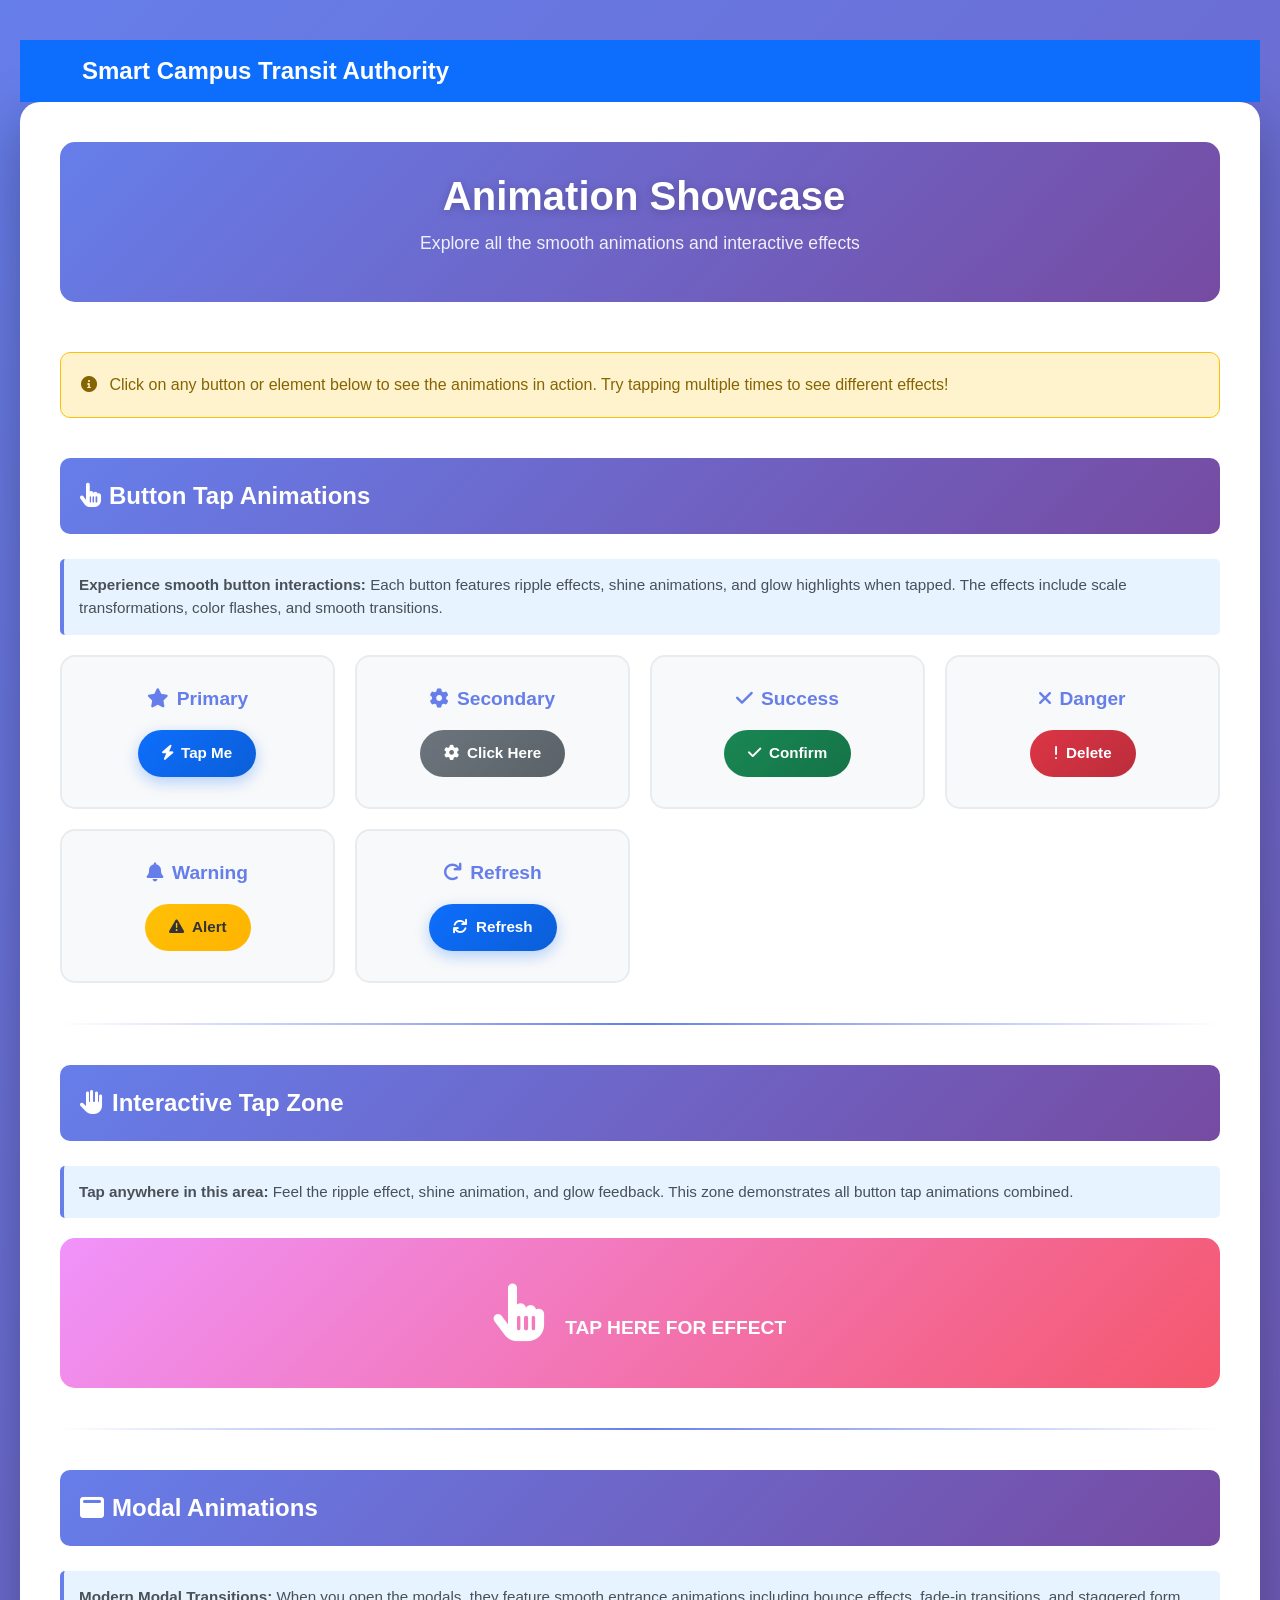
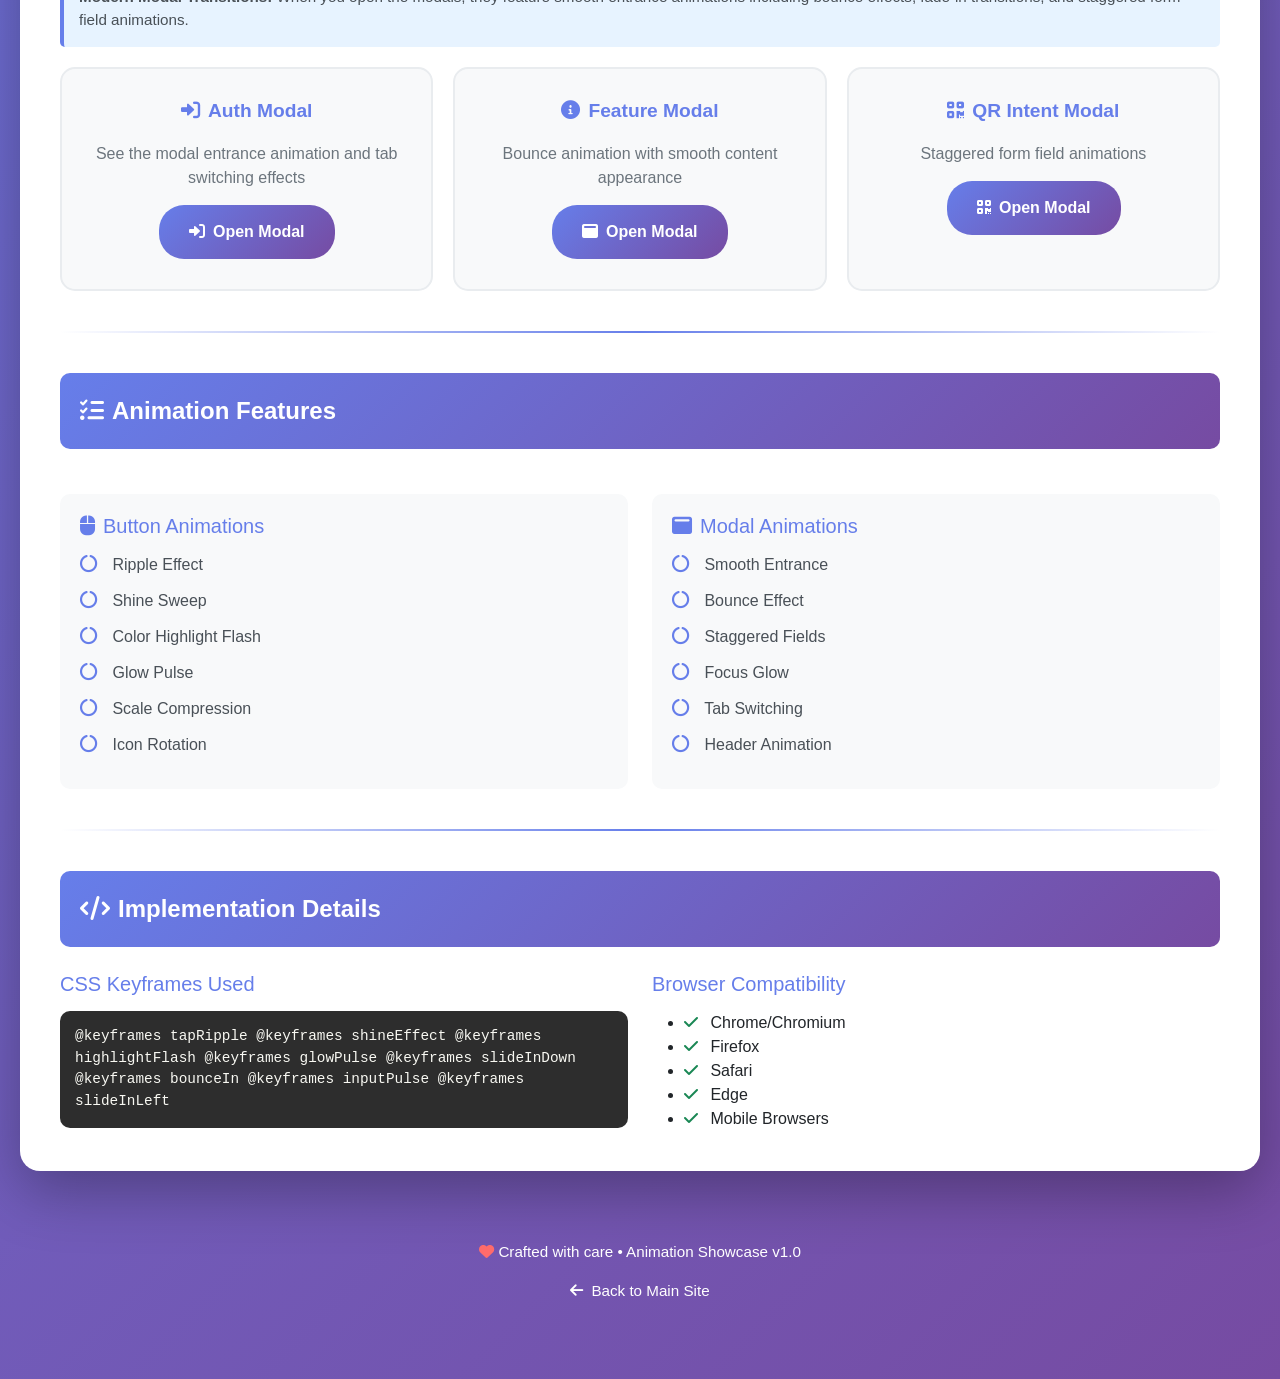
<file: animations-demo.html>
<!DOCTYPE html>
<html lang="en">
<head>
    <meta charset="UTF-8">
    <meta name="viewport" content="width=device-width, initial-scale=1.0">
    <title>Animation Showcase - Smart Campus Transit Authority</title>
    
    <!-- Bootstrap CSS -->
    <link href="https://cdn.jsdelivr.net/npm/bootstrap@5.3.0/dist/css/bootstrap.min.css" rel="stylesheet">
    <!-- Font Awesome -->
    <link rel="stylesheet" href="https://cdnjs.cloudflare.com/ajax/libs/font-awesome/6.0.0/css/all.min.css">
    <!-- Main Stylesheet -->
    <link rel="stylesheet" href="css/style.css">
    
    <style>
        body {
            background: linear-gradient(135deg, #667eea 0%, #764ba2 100%);
            min-height: 100vh;
            padding: 40px 20px;
        }

        .demo-container {
            background: white;
            border-radius: 20px;
            padding: 40px;
            margin-bottom: 40px;
            box-shadow: 0 20px 60px rgba(0, 0, 0, 0.3);
        }

        .demo-title {
            background: linear-gradient(135deg, #667eea 0%, #764ba2 100%);
            color: white;
            padding: 30px;
            border-radius: 15px;
            text-align: center;
            margin-bottom: 50px;
        }

        .demo-title h1 {
            font-size: 2.5rem;
            font-weight: 700;
            margin: 0;
            text-shadow: 0 2px 10px rgba(0, 0, 0, 0.2);
        }

        .demo-title p {
            font-size: 1.1rem;
            margin-top: 10px;
            opacity: 0.9;
        }

        .section-header {
            background: linear-gradient(135deg, #667eea 0%, #764ba2 100%);
            color: white;
            padding: 20px;
            border-radius: 10px;
            margin-top: 40px;
            margin-bottom: 25px;
            font-size: 1.5rem;
            font-weight: 600;
        }

        .demo-grid {
            display: grid;
            grid-template-columns: repeat(auto-fit, minmax(250px, 1fr));
            gap: 20px;
            margin-bottom: 40px;
        }

        .demo-item {
            background: #f8f9fa;
            padding: 30px;
            border-radius: 15px;
            text-align: center;
            border: 2px solid #e9ecef;
            transition: all 0.3s ease;
        }

        .demo-item:hover {
            border-color: #667eea;
            box-shadow: 0 10px 30px rgba(102, 126, 234, 0.2);
        }

        .demo-item h3 {
            color: #667eea;
            font-weight: 600;
            margin-bottom: 20px;
            font-size: 1.2rem;
        }

        .button-showcase {
            display: flex;
            flex-direction: column;
            gap: 15px;
        }

        .button-row {
            display: flex;
            gap: 10px;
            flex-wrap: wrap;
            justify-content: center;
        }

        .showcase-btn {
            padding: 12px 24px;
            font-weight: 600;
            border-radius: 25px;
            border: none;
            cursor: pointer;
            transition: all 0.3s cubic-bezier(0.34, 1.56, 0.64, 1);
            font-size: 0.95rem;
        }

        .showcase-btn-primary {
            background: linear-gradient(135deg, #0d6efd 0%, #0b5ed7 100%);
            color: white;
            box-shadow: 0 5px 15px rgba(13, 110, 253, 0.3);
        }

        .showcase-btn-secondary {
            background: linear-gradient(135deg, #6c757d 0%, #5a6268 100%);
            color: white;
        }

        .showcase-btn-success {
            background: linear-gradient(135deg, #198754 0%, #157347 100%);
            color: white;
        }

        .showcase-btn-danger {
            background: linear-gradient(135deg, #dc3545 0%, #bb2d3b 100%);
            color: white;
        }

        .showcase-btn-warning {
            background: linear-gradient(135deg, #ffc107 0%, #ffb300 100%);
            color: #333;
        }

        .showcase-btn:hover {
            transform: translateY(-2px);
            box-shadow: 0 8px 25px rgba(102, 126, 234, 0.4);
        }

        .showcase-btn:active {
            transform: translateY(0) scale(0.97);
        }

        .modal-demo-btn {
            background: linear-gradient(135deg, #667eea 0%, #764ba2 100%);
            color: white;
            padding: 15px 30px;
            border: none;
            border-radius: 25px;
            font-weight: 600;
            cursor: pointer;
            transition: all 0.3s ease;
            font-size: 1rem;
        }

        .modal-demo-btn:hover {
            transform: translateY(-3px);
            box-shadow: 0 10px 30px rgba(102, 126, 234, 0.4);
        }

        .feature-list {
            text-align: left;
            background: #f8f9fa;
            padding: 20px;
            border-radius: 10px;
            margin-top: 20px;
        }

        .feature-list li {
            margin-bottom: 12px;
            color: #495057;
            font-weight: 500;
        }

        .feature-list li i {
            color: #667eea;
            margin-right: 10px;
            font-size: 1.1rem;
        }

        .code-block {
            background: #2d2d2d;
            color: #f8f8f2;
            padding: 15px;
            border-radius: 10px;
            font-family: 'Courier New', monospace;
            font-size: 0.9rem;
            overflow-x: auto;
            margin-top: 15px;
            line-height: 1.5;
        }

        .animation-description {
            background: #e7f3ff;
            border-left: 4px solid #667eea;
            padding: 15px;
            border-radius: 5px;
            margin-bottom: 20px;
            font-size: 0.95rem;
            color: #495057;
        }

        .tap-demo-area {
            background: linear-gradient(135deg, #f093fb 0%, #f5576c 100%);
            padding: 40px;
            border-radius: 15px;
            color: white;
            text-align: center;
            margin: 20px 0;
            min-height: 150px;
            display: flex;
            align-items: center;
            justify-content: center;
            font-size: 1.2rem;
            font-weight: 600;
            cursor: pointer;
            user-select: none;
            transition: all 0.3s ease;
        }

        .tap-demo-area:active {
            transform: scale(0.98);
        }

        .instructions {
            background: #fff3cd;
            border: 1px solid #ffc107;
            border-radius: 10px;
            padding: 20px;
            margin-bottom: 30px;
            color: #856404;
            font-weight: 500;
        }

        .footer {
            text-align: center;
            color: white;
            margin-top: 50px;
            padding: 20px;
            font-size: 0.95rem;
        }

        .demo-divider {
            height: 2px;
            background: linear-gradient(to right, transparent, #667eea, transparent);
            margin: 40px 0;
        }

        @media (max-width: 768px) {
            .demo-container {
                padding: 20px;
            }

            .demo-title h1 {
                font-size: 1.8rem;
            }

            .section-header {
                font-size: 1.2rem;
                padding: 15px;
            }
        }
    </style>
</head>
<body>
    <!-- Navigation -->
    <nav class="navbar navbar-expand-lg navbar-dark bg-primary sticky-top">
        <div class="container">
            <a class="navbar-brand fw-bold" href="index.html" id="navBrand">
                Smart Campus Transit Authority
            </a>
        </div>
    </nav>

    <!-- Main Demo Container -->
    <div class="demo-container">
        <div class="demo-title">
            <h1><i class="fas fa-sparkles me-2"></i>Animation Showcase</h1>
            <p>Explore all the smooth animations and interactive effects</p>
        </div>

        <div class="instructions">
            <i class="fas fa-info-circle me-2"></i> 
            Click on any button or element below to see the animations in action. Try tapping multiple times to see different effects!
        </div>

        <!-- Button Animations Section -->
        <div class="section-header">
            <i class="fas fa-hand-pointer me-2"></i>Button Tap Animations
        </div>

        <div class="animation-description">
            <strong>Experience smooth button interactions:</strong> Each button features ripple effects, shine animations, and glow highlights when tapped. The effects include scale transformations, color flashes, and smooth transitions.
        </div>

        <div class="demo-grid">
            <div class="demo-item">
                <h3><i class="fas fa-star me-2"></i>Primary</h3>
                <button class="showcase-btn showcase-btn-primary" onclick="showFeedback(this)">
                    <i class="fas fa-bolt me-2"></i>Tap Me
                </button>
            </div>

            <div class="demo-item">
                <h3><i class="fas fa-cog me-2"></i>Secondary</h3>
                <button class="showcase-btn showcase-btn-secondary" onclick="showFeedback(this)">
                    <i class="fas fa-gear me-2"></i>Click Here
                </button>
            </div>

            <div class="demo-item">
                <h3><i class="fas fa-check me-2"></i>Success</h3>
                <button class="showcase-btn showcase-btn-success" onclick="showFeedback(this)">
                    <i class="fas fa-check me-2"></i>Confirm
                </button>
            </div>

            <div class="demo-item">
                <h3><i class="fas fa-times me-2"></i>Danger</h3>
                <button class="showcase-btn showcase-btn-danger" onclick="showFeedback(this)">
                    <i class="fas fa-exclamation me-2"></i>Delete
                </button>
            </div>

            <div class="demo-item">
                <h3><i class="fas fa-bell me-2"></i>Warning</h3>
                <button class="showcase-btn showcase-btn-warning" onclick="showFeedback(this)">
                    <i class="fas fa-warning me-2"></i>Alert
                </button>
            </div>

            <div class="demo-item">
                <h3><i class="fas fa-redo me-2"></i>Refresh</h3>
                <button class="showcase-btn showcase-btn-primary" onclick="rotateButton(this)">
                    <i class="fas fa-sync me-2"></i>Refresh
                </button>
            </div>
        </div>

        <div class="demo-divider"></div>

        <!-- Interactive Tap Zone -->
        <div class="section-header">
            <i class="fas fa-hand me-2"></i>Interactive Tap Zone
        </div>

        <div class="animation-description">
            <strong>Tap anywhere in this area:</strong> Feel the ripple effect, shine animation, and glow feedback. This zone demonstrates all button tap animations combined.
        </div>

        <div class="tap-demo-area" onclick="triggerTapAnimation(this)">
            <div>
                <i class="fas fa-hand-pointer fa-3x me-3"></i>
                <span>TAP HERE FOR EFFECT</span>
            </div>
        </div>

        <div class="demo-divider"></div>

        <!-- Modal Animation Showcase -->
        <div class="section-header">
            <i class="fas fa-window-maximize me-2"></i>Modal Animations
        </div>

        <div class="animation-description">
            <strong>Modern Modal Transitions:</strong> When you open the modals, they feature smooth entrance animations including bounce effects, fade-in transitions, and staggered form field animations.
        </div>

        <div class="demo-grid">
            <div class="demo-item">
                <h3><i class="fas fa-sign-in-alt me-2"></i>Auth Modal</h3>
                <p style="color: #6c757d; margin-bottom: 15px;">See the modal entrance animation and tab switching effects</p>
                <button class="modal-demo-btn" data-bs-toggle="modal" data-bs-target="#demoAuthModal">
                    <i class="fas fa-sign-in-alt me-2"></i>Open Modal
                </button>
            </div>

            <div class="demo-item">
                <h3><i class="fas fa-info-circle me-2"></i>Feature Modal</h3>
                <p style="color: #6c757d; margin-bottom: 15px;">Bounce animation with smooth content appearance</p>
                <button class="modal-demo-btn" data-bs-toggle="modal" data-bs-target="#demoFeatureModal">
                    <i class="fas fa-window-maximize me-2"></i>Open Modal
                </button>
            </div>

            <div class="demo-item">
                <h3><i class="fas fa-qrcode me-2"></i>QR Intent Modal</h3>
                <p style="color: #6c757d; margin-bottom: 15px;">Staggered form field animations</p>
                <button class="modal-demo-btn" data-bs-toggle="modal" data-bs-target="#demoQRModal">
                    <i class="fas fa-qrcode me-2"></i>Open Modal
                </button>
            </div>
        </div>

        <div class="demo-divider"></div>

        <!-- Animation Features List -->
        <div class="section-header">
            <i class="fas fa-list-check me-2"></i>Animation Features
        </div>

        <div class="row">
            <div class="col-md-6">
                <div class="feature-list">
                    <h5 style="color: #667eea; margin-bottom: 15px;"><i class="fas fa-mouse me-2"></i>Button Animations</h5>
                    <ul style="list-style: none; padding: 0; margin: 0;">
                        <li><i class="fas fa-circle-notch"></i> Ripple Effect</li>
                        <li><i class="fas fa-circle-notch"></i> Shine Sweep</li>
                        <li><i class="fas fa-circle-notch"></i> Color Highlight Flash</li>
                        <li><i class="fas fa-circle-notch"></i> Glow Pulse</li>
                        <li><i class="fas fa-circle-notch"></i> Scale Compression</li>
                        <li><i class="fas fa-circle-notch"></i> Icon Rotation</li>
                    </ul>
                </div>
            </div>

            <div class="col-md-6">
                <div class="feature-list">
                    <h5 style="color: #667eea; margin-bottom: 15px;"><i class="fas fa-window-maximize me-2"></i>Modal Animations</h5>
                    <ul style="list-style: none; padding: 0; margin: 0;">
                        <li><i class="fas fa-circle-notch"></i> Smooth Entrance</li>
                        <li><i class="fas fa-circle-notch"></i> Bounce Effect</li>
                        <li><i class="fas fa-circle-notch"></i> Staggered Fields</li>
                        <li><i class="fas fa-circle-notch"></i> Focus Glow</li>
                        <li><i class="fas fa-circle-notch"></i> Tab Switching</li>
                        <li><i class="fas fa-circle-notch"></i> Header Animation</li>
                    </ul>
                </div>
            </div>
        </div>

        <div class="demo-divider"></div>

        <!-- Technical Details -->
        <div class="section-header">
            <i class="fas fa-code me-2"></i>Implementation Details
        </div>

        <div class="row">
            <div class="col-md-6">
                <h5 style="color: #667eea; margin-bottom: 15px;">CSS Keyframes Used</h5>
                <div class="code-block">
@keyframes tapRipple
@keyframes shineEffect
@keyframes highlightFlash
@keyframes glowPulse
@keyframes slideInDown
@keyframes bounceIn
@keyframes inputPulse
@keyframes slideInLeft
                </div>
            </div>

            <div class="col-md-6">
                <h5 style="color: #667eea; margin-bottom: 15px;">Browser Compatibility</h5>
                <ul style="margin-bottom: 0;">
                    <li><i class="fas fa-check me-2" style="color: #198754;"></i> Chrome/Chromium</li>
                    <li><i class="fas fa-check me-2" style="color: #198754;"></i> Firefox</li>
                    <li><i class="fas fa-check me-2" style="color: #198754;"></i> Safari</li>
                    <li><i class="fas fa-check me-2" style="color: #198754;"></i> Edge</li>
                    <li><i class="fas fa-check me-2" style="color: #198754;"></i> Mobile Browsers</li>
                </ul>
            </div>
        </div>
    </div>

    <!-- Demo Auth Modal -->
    <div class="modal fade" id="demoAuthModal" tabindex="-1">
        <div class="modal-dialog modal-lg">
            <div class="modal-content">
                <div class="modal-header border-0">
                    <div class="w-100 text-center">
                        <h3 class="modal-title text-primary">
                            Smart Campus Transit Authority
                        </h3>
                        <p class="text-muted mb-0">Real-time Public Transport Tracking</p>
                    </div>
                </div>
                <div class="modal-body p-4">
                    <ul class="nav nav-pills nav-justified mb-4" id="demoAuthTabs">
                        <li class="nav-item">
                            <a class="nav-link active" href="#" onclick="return false;">
                                <i class="fas fa-sign-in-alt me-2"></i>Login
                            </a>
                        </li>
                        <li class="nav-item">
                            <a class="nav-link" href="#" onclick="return false;">
                                <i class="fas fa-user-plus me-2"></i>Register
                            </a>
                        </li>
                    </ul>
                    <form>
                        <div class="mb-3">
                            <label class="form-label">Email Address</label>
                            <input type="email" class="form-control" placeholder="Enter your email">
                        </div>
                        <div class="mb-3">
                            <label class="form-label">Password</label>
                            <input type="password" class="form-control" placeholder="Enter your password">
                        </div>
                        <button type="button" class="btn btn-primary w-100">
                            <i class="fas fa-sign-in-alt me-2"></i>Login
                        </button>
                    </form>
                </div>
            </div>
        </div>
    </div>

    <!-- Demo Feature Modal -->
    <div class="modal fade" id="demoFeatureModal" tabindex="-1">
        <div class="modal-dialog modal-lg">
            <div class="modal-content">
                <div class="modal-header border-0">
                    <h5 class="modal-title">Feature Overview</h5>
                    <button type="button" class="btn-close" data-bs-dismiss="modal"></button>
                </div>
                <div class="modal-body p-4">
                    <h6 class="text-primary mb-3">Real-time Bus Tracking</h6>
                    <p>Track buses in real-time on an interactive map. Get live updates, estimated arrival times, and route information.</p>
                    <ul class="mb-3">
                        <li>Live GPS tracking</li>
                        <li>Real-time alerts</li>
                        <li>Route optimization</li>
                    </ul>
                    <button type="button" class="btn btn-primary">Learn More</button>
                </div>
            </div>
        </div>
    </div>

    <!-- Demo QR Modal -->
    <div class="modal fade" id="demoQRModal" tabindex="-1">
        <div class="modal-dialog modal-dialog-centered">
            <div class="modal-content">
                <div class="modal-header border-0">
                    <h5 class="modal-title">QR Code Intent</h5>
                    <button type="button" class="btn-close" data-bs-dismiss="modal"></button>
                </div>
                <div class="modal-body">
                    <div class="mb-3">
                        <label class="form-label">📍 Pickup Location</label>
                        <input type="text" class="form-control" placeholder="Enter pickup location">
                    </div>
                    <div class="mb-3">
                        <label class="form-label">🕒 Preferred Time Slot</label>
                        <input type="time" class="form-control" value="09:00">
                    </div>
                    <div class="mb-3">
                        <label class="form-label">👥 Number of Seats</label>
                        <input type="number" class="form-control" min="1" max="10" value="1">
                    </div>
                    <div class="mb-3">
                        <label class="form-label">📅 Date</label>
                        <input type="date" class="form-control">
                    </div>
                </div>
                <div class="modal-footer border-0">
                    <button type="button" class="btn btn-secondary" data-bs-dismiss="modal">Cancel</button>
                    <button type="button" class="btn btn-primary">Save Intent</button>
                </div>
            </div>
        </div>
    </div>

    <!-- Footer -->
    <div class="footer">
        <p><i class="fas fa-heart" style="color: #ff6b6b;"></i> Crafted with care • Animation Showcase v1.0</p>
        <p><a href="index.html" style="color: white; text-decoration: none;"><i class="fas fa-arrow-left me-2"></i>Back to Main Site</a></p>
    </div>

    <!-- Bootstrap JS -->
    <script src="https://cdn.jsdelivr.net/npm/bootstrap@5.3.0/dist/js/bootstrap.bundle.min.js"></script>

    <script>
        function showFeedback(button) {
            const originalText = button.innerHTML;
            button.innerHTML = '<i class="fas fa-check me-2"></i>Tapped!';
            button.style.opacity = '0.8';
            
            setTimeout(() => {
                button.innerHTML = originalText;
                button.style.opacity = '1';
            }, 800);
        }

        function rotateButton(button) {
            button.style.transform = 'rotate(360deg)';
            setTimeout(() => {
                button.style.transform = 'rotate(0deg)';
            }, 600);
        }

        function triggerTapAnimation(element) {
            // Add pulsing effect
            element.style.animation = 'pulse 0.5s ease';
            
            // Create additional feedback
            const originalBg = element.style.background;
            element.style.opacity = '0.8';
            
            setTimeout(() => {
                element.style.opacity = '1';
                element.style.animation = 'none';
            }, 500);
        }

        // Add CSS for pulse animation
        const style = document.createElement('style');
        style.textContent = `
            @keyframes pulse {
                0%, 100% { transform: scale(1); }
                50% { transform: scale(1.05); }
            }
        `;
        document.head.appendChild(style);
    </script>
</body>
</html>
</file>
<file: css/style.css>
/* Smart Campus Transit Authority - Enhanced Styles with Authentication */

:root {
    --primary-color: #0d6efd;
    --secondary-color: #6c757d;
    --success-color: #198754;
    --warning-color: #ffc107;
    --danger-color: #dc3545;
    --info-color: #0dcaf0;
    --campus-saffron: #ff9933;
    --campus-green: #128807;
}

body {
    font-family: 'Segoe UI', Tahoma, Geneva, Verdana, sans-serif;
    background-color: #f8f9fa;
}

.navbar-brand {
    font-size: 1.5rem;
}

/* ==================== LOGO STYLING ==================== */
.logo-container {
    margin-right: 20px;
    display: flex;
    align-items: center;
    cursor: pointer;
    transition: transform 0.3s ease;
}

.logo-container:hover {
    transform: scale(1.15);
}

.logo-brand {
    display: flex;
    align-items: center;
    gap: 0;
    padding: 0;
    background: transparent;
    border-radius: 0;
    border: none;
    transition: all 0.3s ease;
}

.logo-brand:hover {
    background: transparent;
    border-color: transparent;
    box-shadow: none;
}

.logo-icon {
    width: 35px;
    height: 35px;
    background: linear-gradient(135deg, #ff9933 0%, #ffc107 100%);
    border-radius: 6px;
    display: flex;
    align-items: center;
    justify-content: center;
    font-size: 1.3rem;
    color: white;
    box-shadow: 0 4px 10px rgba(255, 153, 51, 0.3);
    transition: all 0.3s ease;
}

.logo-brand:hover .logo-icon {
    transform: rotate(-10deg) scale(1.1);
    box-shadow: 0 6px 16px rgba(255, 153, 51, 0.5);
}

.logo-text {
    display: none;
    flex-direction: column;
    line-height: 1.2;
}

.logo-main {
    font-size: 1.1rem;
    font-weight: 800;
    color: white;
    letter-spacing: 0.5px;
}

.logo-sub {
    font-size: 0.65rem;
    color: rgba(255, 255, 255, 0.85);
    font-weight: 500;
    letter-spacing: 0.3px;
    text-transform: uppercase;
    opacity: 0.9;
}

/* Responsive Logo */
@media (max-width: 768px) {
    .logo-container {
        margin-right: 10px;
    }
    
    .logo-icon {
        width: 32px;
        height: 32px;
        font-size: 1.1rem;
    }
}

@media (max-width: 576px) {
    .logo-icon {
        width: 30px;
        height: 30px;
        font-size: 1rem;
    }
}

.hero-section {
    background: linear-gradient(135deg, var(--primary-color) 0%, var(--campus-saffron) 100%);
    min-height: 60vh;
    display: flex;
    align-items: center;
}

.section {
    display: none;
    min-height: 80vh;
}

.section.active {
    display: block;
}

.language-selector select {
    background-color: rgba(255, 255, 255, 0.1);
    color: white;
    border: 1px solid rgba(255, 255, 255, 0.3);
}

.language-selector select:focus {
    background-color: white;
    color: #333;
}

/* Authentication Modal Styles */
#authModal .modal-dialog {
    max-width: 900px;
}

#authModal .modal-content {
    border: none;
    border-radius: 15px;
    box-shadow: 0 15px 35px rgba(0,0,0,0.1);
}

#authModal .modal-header {
    background: linear-gradient(135deg, var(--primary-color), var(--campus-saffron));
    color: white;
    border-radius: 15px 15px 0 0;
}

.auth-form {
    animation: fadeInUp 0.3s ease;
}

@keyframes fadeInUp {
    from {
        opacity: 0;
        transform: translateY(20px);
    }
    to {
        opacity: 1;
        transform: translateY(0);
    }
}

.nav-pills .nav-link {
    border-radius: 25px;
    font-weight: 500;
    transition: all 0.3s ease;
}

.nav-pills .nav-link.active {
    background: linear-gradient(135deg, var(--primary-color), var(--campus-saffron));
    transform: translateY(-2px);
    box-shadow: 0 5px 15px rgba(13, 110, 253, 0.3);
}

.login-benefits, .guest-feature, .guest-limitations {
    background: #f8f9fa;
    border-radius: 10px;
    padding: 20px;
    margin-bottom: 20px;
}

/* ==================== ENHANCED MODAL BUTTON ANIMATIONS ==================== */

/* Modal Button Base Styling */
.modal-body .btn, .modal-footer .btn {
    position: relative;
    overflow: hidden;
    font-weight: 600;
    letter-spacing: 0.5px;
    transition: all 0.3s cubic-bezier(0.34, 1.56, 0.64, 1);
    border: none;
}

/* Primary Modal Button Enhancement */
.modal .btn-primary {
    background: linear-gradient(135deg, #0d6efd 0%, #0b5ed7 100%);
    color: white;
    box-shadow: 0 5px 15px rgba(13, 110, 253, 0.3);
}

.modal .btn-primary:hover {
    background: linear-gradient(135deg, #0b5ed7 0%, #0a58ca 100%);
    box-shadow: 0 8px 25px rgba(13, 110, 253, 0.5);
    transform: translateY(-2px);
}

.modal .btn-primary:active {
    animation: modalPrimaryTap 0.4s ease;
    box-shadow: 0 0 40px rgba(13, 110, 253, 0.8), inset 0 0 20px rgba(255, 255, 255, 0.3);
}

@keyframes modalPrimaryTap {
    0% {
        box-shadow: 0 0 0 rgba(13, 110, 253, 0), inset 0 0 0 rgba(255, 255, 255, 0);
        transform: scale(1);
    }
    50% {
        box-shadow: 0 0 40px rgba(13, 110, 253, 0.8), inset 0 0 20px rgba(255, 255, 255, 0.5);
        transform: scale(0.97);
    }
    100% {
        box-shadow: 0 0 20px rgba(13, 110, 253, 0.5), inset 0 0 10px rgba(255, 255, 255, 0.2);
        transform: scale(1);
    }
}

/* Success Modal Button Enhancement */
.modal .btn-success {
    background: linear-gradient(135deg, #198754 0%, #157347 100%);
    color: white;
    box-shadow: 0 5px 15px rgba(25, 135, 84, 0.3);
}

.modal .btn-success:hover {
    background: linear-gradient(135deg, #157347 0%, #12582d 100%);
    box-shadow: 0 8px 25px rgba(25, 135, 84, 0.5);
    transform: translateY(-2px);
}

.modal .btn-success:active {
    animation: modalSuccessTap 0.4s ease;
    box-shadow: 0 0 40px rgba(25, 135, 84, 0.8), inset 0 0 20px rgba(255, 255, 255, 0.3);
}

@keyframes modalSuccessTap {
    0% {
        box-shadow: 0 0 0 rgba(25, 135, 84, 0), inset 0 0 0 rgba(255, 255, 255, 0);
        transform: scale(1);
    }
    50% {
        box-shadow: 0 0 40px rgba(25, 135, 84, 0.8), inset 0 0 20px rgba(255, 255, 255, 0.5);
        transform: scale(0.97);
    }
    100% {
        box-shadow: 0 0 20px rgba(25, 135, 84, 0.5), inset 0 0 10px rgba(255, 255, 255, 0.2);
        transform: scale(1);
    }
}

/* Secondary Modal Button Enhancement */
.modal .btn-secondary {
    background: linear-gradient(135deg, #6c757d 0%, #5a6268 100%);
    color: white;
    box-shadow: 0 5px 15px rgba(108, 117, 125, 0.3);
}

.modal .btn-secondary:hover {
    background: linear-gradient(135deg, #5a6268 0%, #4e555b 100%);
    box-shadow: 0 8px 25px rgba(108, 117, 125, 0.5);
    transform: translateY(-2px);
}

.modal .btn-secondary:active {
    animation: modalSecondaryTap 0.4s ease;
    box-shadow: 0 0 40px rgba(108, 117, 125, 0.8), inset 0 0 20px rgba(255, 255, 255, 0.3);
}

@keyframes modalSecondaryTap {
    0% {
        box-shadow: 0 0 0 rgba(108, 117, 125, 0), inset 0 0 0 rgba(255, 255, 255, 0);
        transform: scale(1);
    }
    50% {
        box-shadow: 0 0 40px rgba(108, 117, 125, 0.8), inset 0 0 20px rgba(255, 255, 255, 0.5);
        transform: scale(0.97);
    }
    100% {
        box-shadow: 0 0 20px rgba(108, 117, 125, 0.5), inset 0 0 10px rgba(255, 255, 255, 0.2);
        transform: scale(1);
    }
}

/* Danger Modal Button Enhancement */
.modal .btn-danger {
    background: linear-gradient(135deg, #dc3545 0%, #bb2d3b 100%);
    color: white;
    box-shadow: 0 5px 15px rgba(220, 53, 69, 0.3);
}

.modal .btn-danger:hover {
    background: linear-gradient(135deg, #bb2d3b 0%, #9a252f 100%);
    box-shadow: 0 8px 25px rgba(220, 53, 69, 0.5);
    transform: translateY(-2px);
}

.modal .btn-danger:active {
    animation: modalDangerTap 0.4s ease;
    box-shadow: 0 0 40px rgba(220, 53, 69, 0.8), inset 0 0 20px rgba(255, 255, 255, 0.3);
}

@keyframes modalDangerTap {
    0% {
        box-shadow: 0 0 0 rgba(220, 53, 69, 0), inset 0 0 0 rgba(255, 255, 255, 0);
        transform: scale(1);
    }
    50% {
        box-shadow: 0 0 40px rgba(220, 53, 69, 0.8), inset 0 0 20px rgba(255, 255, 255, 0.5);
        transform: scale(0.97);
    }
    100% {
        box-shadow: 0 0 20px rgba(220, 53, 69, 0.5), inset 0 0 10px rgba(255, 255, 255, 0.2);
        transform: scale(1);
    }
}

/* Outline Button Highlighting */
.modal .btn-outline-secondary, .modal .btn-outline-primary {
    background: transparent;
    color: #495057;
    border: 2px solid #dee2e6;
    transition: all 0.3s cubic-bezier(0.34, 1.56, 0.64, 1);
}

.modal .btn-outline-secondary:hover {
    background: #6c757d;
    color: white;
    border-color: #6c757d;
    box-shadow: 0 5px 15px rgba(108, 117, 125, 0.3);
    transform: translateY(-2px);
}

.modal .btn-outline-secondary:active {
    animation: outlineButtonHighlight 0.4s ease;
    box-shadow: 0 0 30px rgba(108, 117, 125, 0.6), inset 0 0 15px rgba(255, 255, 255, 0.2);
}

/* Modal Button Shine Effect */
.modal .btn::before {
    content: '';
    position: absolute;
    top: -50%;
    left: -100%;
    width: 100%;
    height: 200%;
    background: linear-gradient(45deg, transparent 0%, rgba(255, 255, 255, 0.4) 50%, transparent 100%);
    transform: skewX(-20deg);
    opacity: 0;
}

.modal .btn:hover::before {
    animation: modalButtonShine 0.6s ease;
}

@keyframes modalButtonShine {
    0% {
        left: -100%;
        opacity: 0;
    }
    50% {
        opacity: 1;
    }
    100% {
        left: 120%;
        opacity: 0;
    }
}

/* Modal Button Ripple Effect - Full Coverage */
.modal .btn::after {
    content: '';
    position: absolute;
    top: 50%;
    left: 50%;
    width: 0;
    height: 0;
    border-radius: 50%;
    background: radial-gradient(circle, rgba(255, 255, 255, 0.9) 0%, rgba(255, 255, 255, 0) 70%);
    transform: translate(-50%, -50%);
    pointer-events: none;
}

/* Floating Lost & Found button */
.lostfound-button {
    position: fixed;
    right: 20px;
    bottom: 120px;
    z-index: 1050;
    background: linear-gradient(135deg, #6f42c1, #6610f2);
    color: white;
    border: none;
    padding: 10px 14px;
    border-radius: 8px;
    box-shadow: 0 8px 18px rgba(102,16,242,0.18);
    display: flex;
    gap: 8px;
    align-items: center;
}

.lostfound-button i { font-size: 16px; }
.lostfound-button span { font-weight: 600; }

@media (max-width: 576px) {
    .lostfound-button { right: 12px; bottom: 100px; padding: 8px 10px; }
}

.modal .btn:active::after {
    animation: modalButtonRipple 0.6s ease-out;
}

@keyframes modalButtonRipple {
    0% {
        width: 0;
        height: 0;
        opacity: 1;
    }
    100% {
        width: 400px;
        height: 400px;
        opacity: 0;
    }
}

/* Button Icon Animation on Tap */
.modal .btn i {
    transition: all 0.2s ease;
    display: inline-block;
}

.modal .btn:active i {
    animation: iconBounce 0.3s ease;
}

@keyframes iconBounce {
    0% {
        transform: scale(1) rotate(0deg);
    }
    50% {
        transform: scale(1.15) rotate(5deg);
    }
    100% {
        transform: scale(1) rotate(0deg);
    }
}

/* Modal Backdrop Shine Effect */
.modal.fade .modal-backdrop.show {
    animation: backdropShine 0.5s ease;
}

@keyframes backdropShine {
    from {
        opacity: 0;
    }
    to {
        opacity: 0.5;
    }
}

/* Feature Button Highlighting */
.modal-body button, .modal-footer button {
    position: relative;
    z-index: 1;
}

.modal-body button:focus, .modal-footer button:focus {
    outline: none;
    box-shadow: 0 0 0 3px rgba(13, 110, 253, 0.25);
}

/* Gradient Text Effect for Buttons */
.modal .btn.btn-gradient {
    background: linear-gradient(90deg, #667eea 0%, #764ba2 50%, #f093fb 100%);
    background-size: 200% 100%;
    color: white;
}

.modal .btn.btn-gradient:hover {
    background-position: 100% 0;
    animation: gradientShift 0.5s ease;
}

@keyframes gradientShift {
    0% {
        background-position: 0% 0;
    }
    100% {
        background-position: 100% 0;
    }
}

/* Smooth Highlight Flash for All Features */
.modal-header, .modal-body, .modal-footer {
    transition: all 0.3s ease;
}

.modal-header button:hover, .modal-body button:hover, .modal-footer button:hover {
    text-shadow: 0 0 8px rgba(255, 255, 255, 0.6);
}

.login-benefits ul li, .guest-feature ul li, .guest-limitations ul li {
    padding: 5px 0;
    transition: all 0.3s ease;
}

.login-benefits ul li:hover {
    transform: translateX(5px);
    color: var(--primary-color);
}

.form-control, .form-select {
    border-radius: 10px;
    border: 2px solid #e9ecef;
    transition: all 0.3s ease;
}

.form-control:focus, .form-select:focus {
    border-color: var(--primary-color);
    box-shadow: 0 0 0 0.2rem rgba(13, 110, 253, 0.15);
    transform: translateY(-1px);
}

.btn-lg {
    border-radius: 25px;
    font-weight: 600;
    text-transform: uppercase;
    letter-spacing: 1px;
    transition: all 0.3s ease;
}

.btn-lg:hover {
    transform: translateY(-2px);
    box-shadow: 0 8px 25px rgba(0,0,0,0.15);
}

/* Feature Card Styles */
.feature-card {
    transition: all 0.3s ease;
    border: 2px solid transparent;
}

.feature-card:hover {
    transform: translateY(-8px);
    box-shadow: 0 12px 35px rgba(0,0,0,0.15);
    border-color: var(--primary-color);
}

.feature-card .card-body {
    padding: 30px 20px;
}

.feature-card .card-title {
    font-weight: 600;
    margin-bottom: 12px;
}

.feature-card .card-text {
    font-size: 0.95rem;
    color: #6c757d;
}

/* Feature Modal Styles */
#featureModal .modal-dialog {
    max-width: 800px;
    margin-top: 50px;
}

#featureModal .modal-content {
    border: none;
    border-radius: 15px;
    box-shadow: 0 20px 60px rgba(0,0,0,0.2);
}

#featureModal .modal-header {
    border-radius: 15px 15px 0 0;
    color: white;
    padding: 25px;
    border: none;
}

#featureModal .modal-title {
    font-weight: 700;
    font-size: 1.5rem;
}

#featureModal .modal-body {
    padding: 30px;
    background: #f8f9fa;
}

#featureModal .modal-body ul li {
    font-size: 0.95rem;
    line-height: 1.8;
}

#featureModal .modal-body h6 {
    font-weight: 600;
    font-size: 1.1rem;
}

#featureModal .alert {
    border-radius: 10px;
    background-color: white;
}

#featureModal .modal-footer {
    padding: 15px 30px;
    background: white;
    border-top: 1px solid #e9ecef;
}

/* Profile Styles */
.profile-avatar {
    width: 120px;
    height: 120px;
    border-radius: 50%;
    object-fit: cover;
    border: 4px solid var(--primary-color);
    transition: all 0.3s ease;
}

.profile-avatar:hover {
    transform: scale(1.05);
    box-shadow: 0 8px 25px rgba(13, 110, 253, 0.3);
}

.profile-avatar-container .btn {
    width: 35px;
    height: 35px;
    border-radius: 50%;
    display: flex;
    align-items: center;
    justify-content: center;
}

.user-info .dropdown-toggle {
    border-radius: 25px;
    font-weight: 500;
}

.user-info .dropdown-menu {
    border-radius: 10px;
    border: none;
    box-shadow: 0 10px 30px rgba(0,0,0,0.1);
    min-width: 200px;
}

.user-info .dropdown-item {
    padding: 10px 20px;
    transition: all 0.3s ease;
}

.user-info .dropdown-item:hover {
    background: linear-gradient(135deg, var(--primary-color), var(--campus-saffron));
    color: white;
    transform: translateX(5px);
}

/* Enhanced Tracker Styles */
.tracking-controls .stat-item h4 {
    margin-bottom: 0;
    font-size: 1.5rem;
    font-weight: bold;
}

.map-controls .btn {
    margin-left: 5px;
}

.route-progress-bar {
    height: 20px;
    background: #f8f9fa;
    border-radius: 10px;
    position: relative;
    overflow: hidden;
}

.route-progress-fill {
    height: 100%;
    background: linear-gradient(90deg, #28a745, #17a2b8);
    border-radius: 10px;
    transition: width 0.3s ease;
}

/* Enhanced Map Styles */
#map {
    border-radius: 0.375rem;
}

.leaflet-popup-content {
    font-size: 14px;
}

.enhanced-bus-marker {
    background-color: var(--success-color);
    border: 3px solid white;
    border-radius: 50%;
    width: 30px;
    height: 30px;
    box-shadow: 0 2px 8px rgba(0,0,0,0.3);
    display: flex;
    align-items: center;
    justify-content: center;
    color: white;
    font-size: 14px;
    animation: busMovement 0.3s ease;
}

@keyframes busMovement {
    0% { transform: scale(0.9); }
    100% { transform: scale(1); }
}

.stop-marker {
    background-color: white;
    border: 2px solid var(--primary-color);
    border-radius: 50%;
    width: 25px;
    height: 25px;
    display: flex;
    align-items: center;
    justify-content: center;
    font-size: 11px;
    font-weight: bold;
    color: var(--primary-color);
}

.stop-marker.next-stop {
    background-color: var(--warning-color);
    border-color: var(--warning-color);
    color: white;
    animation: pulse 2s infinite;
}

@keyframes pulse {
    0% { transform: scale(1); box-shadow: 0 0 0 0 rgba(255, 193, 7, 0.7); }
    50% { transform: scale(1.1); box-shadow: 0 0 0 10px rgba(255, 193, 7, 0); }
    100% { transform: scale(1); box-shadow: 0 0 0 0 rgba(255, 193, 7, 0); }
}

.bus-trail {
    stroke: #ff6b6b;
    stroke-width: 3;
    stroke-opacity: 0.6;
    fill: none;
    stroke-dasharray: 5,5;
    animation: dashMove 2s linear infinite;
}

@keyframes dashMove {
    0% { stroke-dashoffset: 0; }
    100% { stroke-dashoffset: 10; }
}

.user-location-marker {
    color: var(--primary-color);
    font-size: 20px;
    animation: locationPulse 2s infinite;
}

@keyframes locationPulse {
    0%, 100% { opacity: 1; }
    50% { opacity: 0.5; }
}

/* Enhanced Bus Info Cards */
.enhanced-bus-info .metric h5 {
    font-size: 1.8rem;
    font-weight: bold;
}

.bus-popup, .stop-popup {
    font-size: 12px;
}

.bus-popup h6, .stop-popup h6 {
    margin-bottom: 8px;
    color: var(--primary-color);
}

/* Notification System */
.notification-container {
    position: fixed;
    top: 80px;
    right: 20px;
    z-index: 9999;
    max-width: 400px;
}

.alert {
    box-shadow: 0 4px 12px rgba(0,0,0,0.1);
    border: none;
    border-radius: 10px;
}

.alert-dismissible .btn-close {
    padding: 1rem 1rem;
}

/* Seat Layout Styles */
.seat-layout {
    max-width: 600px;
    margin: 0 auto;
    background: #f8f9fa;
    padding: 20px;
    border-radius: 10px;
    border: 2px solid #dee2e6;
}

.bus-front {
    text-align: center;
    margin-bottom: 20px;
    padding: 10px;
    background: var(--primary-color);
    color: white;
    border-radius: 5px;
    font-weight: bold;
}

.seat-row {
    display: flex;
    justify-content: space-between;
    align-items: center;
    margin-bottom: 15px;
}

.seat-side {
    display: flex;
    gap: 10px;
}

.seat {
    width: 40px;
    height: 40px;
    border: 2px solid #dee2e6;
    border-radius: 5px;
    background: white;
    display: flex;
    align-items: center;
    justify-content: center;
    cursor: pointer;
    font-size: 12px;
    font-weight: bold;
    transition: all 0.3s ease;
}

.seat:hover {
    background: #e3f2fd;
    border-color: var(--primary-color);
    transform: scale(1.05);
}

.seat.selected {
    background: var(--success-color);
    color: white;
    border-color: var(--success-color);
}

.seat.occupied {
    background: var(--danger-color);
    color: white;
    border-color: var(--danger-color);
    cursor: not-allowed;
}

.seat.occupied:hover {
    background: var(--danger-color);
    border-color: var(--danger-color);
    transform: none;
}

.aisle {
    width: 30px;
    text-align: center;
    color: #6c757d;
    font-size: 12px;
}

.seat-legend {
    display: flex;
    justify-content: center;
    gap: 20px;
    margin-top: 20px;
    font-size: 12px;
}

.legend-item {
    display: flex;
    align-items: center;
    gap: 5px;
}

.legend-seat {
    width: 20px;
    height: 20px;
    border-radius: 3px;
    border: 1px solid #dee2e6;
}

/* Dashboard Styles */
.kpi-card {
    transition: transform 0.2s ease;
}

.kpi-card:hover {
    transform: translateY(-2px);
}

/* Auth-related alerts */
#authRequiredAlert {
    border-radius: 10px;
    border-left: 5px solid var(--warning-color);
}

#guestProfileMessage {
    border-radius: 10px;
    border-left: 5px solid var(--info-color);
}

/* Profile tab styles */
.nav-tabs .nav-link {
    border-radius: 10px 10px 0 0;
    font-weight: 500;
    transition: all 0.3s ease;
}

.nav-tabs .nav-link.active {
    background: linear-gradient(135deg, var(--primary-color), var(--campus-saffron));
    color: white;
    border-color: var(--primary-color);
}

.list-group-item-action {
    transition: all 0.3s ease;
}

.list-group-item-action:hover {
    background: var(--primary-color);
    color: white;
    transform: translateX(5px);
}

/* Bus Status Indicators */
.status-badge {
    font-size: 0.75rem;
    padding: 0.25rem 0.5rem;
}

.status-ontime {
    background-color: var(--success-color);
}

.status-delayed {
    background-color: var(--warning-color);
    color: #000;
}

.status-cancelled {
    background-color: var(--danger-color);
}

/* Route Info Cards */
.route-card {
    border-left: 4px solid var(--primary-color);
    transition: all 0.3s ease;
}

.route-card:hover {
    box-shadow: 0 4px 8px rgba(0,0,0,0.1);
    transform: translateY(-2px);
}

/* Animation Classes */
.fade-in {
    animation: fadeIn 0.5s ease-in;
}

@keyframes fadeIn {
    from { opacity: 0; transform: translateY(20px); }
    to { opacity: 1; transform: translateY(0); }
}

.loading {
    position: relative;
    color: transparent;
}

.loading::after {
    content: '';
    position: absolute;
    top: 50%;
    left: 50%;
    width: 16px;
    height: 16px;
    margin: -8px 0 0 -8px;
    border: 2px solid #f3f3f3;
    border-top: 2px solid var(--primary-color);
    border-radius: 50%;
    animation: spin 1s linear infinite;
}

@keyframes spin {
    0% { transform: rotate(0deg); }
    100% { transform: rotate(360deg); }
}

/* Live Tracking Indicators */
.spinner-grow {
    animation: spinnerGrow 0.75s linear infinite;
}

@keyframes spinnerGrow {
    0% { transform: scale(0); }
    50% { transform: none; opacity: 1; }
    100% { transform: scale(0); }
}

/* Enhanced Progress Bars */
.progress {
    overflow: visible;
}

.progress-bar {
    transition: width 0.6s ease;
}

/* Input Focus Enhancements */
.form-floating > .form-control:focus ~ label,
.form-floating > .form-control:not(:placeholder-shown) ~ label {
    transform: scale(0.85) translateY(-0.5rem) translateX(0.15rem);
    color: var(--primary-color);
}

/* Badge Enhancements */
.badge {
    font-weight: 500;
    font-size: 0.8em;
}

/* Card Hover Effects */
.card {
    transition: all 0.15s ease-in-out;
    border: none;
    box-shadow: 0 2px 4px rgba(0,0,0,0.05);
}

.card:hover {
    box-shadow: 0 0.5rem 1rem rgba(0, 0, 0, 0.15) !important;
    transform: translateY(-2px);
}

/* Button Enhancements */
.btn {
    font-weight: 500;
    transition: all 0.2s ease;
    border-radius: 8px;
}

.btn:hover {
    transform: translateY(-1px);
}

.btn-outline-light:hover {
    background-color: rgba(255,255,255,0.1);
    border-color: rgba(255,255,255,0.3);
}

/* Form Enhancements */
.form-control:focus,
.form-select:focus {
    border-color: var(--primary-color);
    box-shadow: 0 0 0 0.2rem rgba(13, 110, 253, 0.25);
}

.input-group-text {
    border-color: #dee2e6;
    background-color: #f8f9fa;
    font-weight: 500;
}

/* Language-specific fonts */
.hindi-text {
    font-family: 'Noto Sans Devanagari', Arial, sans-serif;
}

.campusland-text {
    font-family: 'Noto Sans Gurmukhi', Arial, sans-serif;
}

/* Cost Calculator */
.cost-breakdown {
    background: #f8f9fa;
    padding: 15px;
    border-radius: 10px;
    border: 1px solid #dee2e6;
}

/* Fleet Status Colors */
.fleet-active { color: var(--success-color); }
.fleet-maintenance { color: var(--warning-color); }
.fleet-offline { color: var(--danger-color); }

/* Map Controls Enhanced */
.leaflet-control-zoom a {
    background-color: white !important;
    color: var(--primary-color) !important;
}

.leaflet-control-zoom a:hover {
    background-color: var(--primary-color) !important;
    color: white !important;
}

/* Special Tracker Animations */
.tracking-pulse {
    animation: trackingPulse 2s infinite;
}

@keyframes trackingPulse {
    0% { opacity: 1; }
    50% { opacity: 0.5; }
    100% { opacity: 1; }
}

.bus-container {
    transition: transform 0.5s ease;
}

/* Status Indicators */
.status-indicator {
    width: 10px;
    height: 10px;
    border-radius: 50%;
    display: inline-block;
    margin-right: 5px;
}

.status-online { background-color: var(--success-color); }
.status-delayed { background-color: var(--warning-color); }
.status-offline { background-color: var(--danger-color); }

/* Enhanced tooltips */
[data-bs-toggle="tooltip"] {
    cursor: help;
}

/* Table Enhancements */
.table th {
    border-top: none;
    font-weight: 600;
    color: var(--primary-color);
    background-color: #f8f9fa;
}

.table-responsive {
    border-radius: 0.375rem;
    box-shadow: 0 0 0 1px rgba(0,0,0,0.05);
}

.table-striped > tbody > tr:nth-of-type(odd) > td {
    background-color: rgba(13, 110, 253, 0.03);
}

/* Responsive Adjustments */
@media (max-width: 768px) {
    .hero-section h1 {
        font-size: 2rem;
    }

    .hero-section p {
        font-size: 1rem;
    }

    .seat-layout {
        padding: 15px;
    }

    .seat {
        width: 35px;
        height: 35px;
        font-size: 10px;
    }

    .bus-front {
        padding: 8px;
        font-size: 14px;
    }

    .map-controls {
        margin-top: 10px;
    }

    .tracking-controls .row > div {
        margin-bottom: 15px;
    }

    .notification-container {
        right: 10px;
        left: 10px;
        max-width: none;
    }

    #authModal .modal-dialog {
        margin: 1rem;
        max-width: none;
    }

    .profile-avatar {
        width: 100px;
        height: 100px;
    }

    .user-info .dropdown-menu {
        min-width: 180px;
    }
}

@media (max-width: 576px) {
    .nav-pills .nav-link {
        font-size: 0.9rem;
        padding: 0.5rem 0.75rem;
    }

    .btn-lg {
        font-size: 1rem;
        padding: 0.75rem 1.5rem;
    }

    .modal-body {
        padding: 1.5rem 1rem;
    }
}

/* Custom Scrollbar */
::-webkit-scrollbar {
    width: 8px;
}

::-webkit-scrollbar-track {
    background: #f1f1f1;
}

::-webkit-scrollbar-thumb {
    background: #888;
    border-radius: 4px;
}

::-webkit-scrollbar-thumb:hover {
    background: #555;
}

/* Loading States */
.btn.loading {
    position: relative;
    color: transparent !important;
}

.btn.loading::after {
    content: '';
    position: absolute;
    width: 16px;
    height: 16px;
    top: 50%;
    left: 50%;
    margin-left: -8px;
    margin-top: -8px;
    border: 2px solid transparent;
    border-top-color: currentColor;
    border-radius: 50%;
    animation: spin 1s linear infinite;
}

/* Success States */
.form-control.is-valid,
.form-select.is-valid {
    border-color: var(--success-color);
    box-shadow: 0 0 0 0.2rem rgba(25, 135, 84, 0.25);
}

.form-control.is-invalid,
.form-select.is-invalid {
    border-color: var(--danger-color);
    box-shadow: 0 0 0 0.2rem rgba(220, 53, 69, 0.25);
}

/* Seat Selection Styles */
.seat-btn {
    width: 45px;
    height: 45px;
    padding: 0;
    background-color: #28a745;
    color: white;
    border: 2px solid #20c997;
    border-radius: 4px;
    cursor: pointer;
    font-weight: bold;
    font-size: 12px;
    transition: all 0.2s ease;
}

.seat-btn:hover:not(:disabled) {
    background-color: #218838;
    transform: scale(1.05);
    box-shadow: 0 4px 8px rgba(0, 0, 0, 0.2);
}

.seat-btn.selected {
    background-color: #007bff;
    border-color: #0056b3;
    box-shadow: 0 0 10px rgba(0, 123, 255, 0.5);
}

.seat-btn.booked {
    background-color: #dc3545;
    color: white;
    cursor: not-allowed;
    opacity: 0.7;
    border-color: #c82333;
}

.seat-btn.booked:hover {
    transform: none;
    box-shadow: none;
}

.seat-btn:disabled {
    cursor: not-allowed;
    opacity: 0.7;
}

.seat-row {
    margin-bottom: 10px;
}

/* Theme Toggle Button */
.theme-toggle-btn {
    padding: 0.375rem 0.75rem;
    font-size: 1rem;
    border-radius: 5px;
    transition: all 0.3s ease;
}

.theme-toggle-btn:hover {
    background-color: rgba(255, 255, 255, 0.2);
    transform: scale(1.1);
}

.theme-toggle-btn i {
    transition: transform 0.3s ease;
}

/* Dark Mode Styles */
body.dark-mode {
    background-color: #1a1a1a;
    color: #e0e0e0;
}

body.dark-mode * {
    color: #e0e0e0;
}

body.dark-mode .navbar {
    background-color: #0a3d62 !important;
    border-bottom: 2px solid #0d6efd;
}

body.dark-mode .navbar-brand,
body.dark-mode .navbar-brand * {
    color: #ffffff !important;
}

/* Dark Mode Logo Styling */
body.dark-mode .logo-brand {
    background: transparent;
    border-color: transparent;
}

body.dark-mode .logo-brand:hover {
    background: transparent;
    border-color: transparent;
}

body.dark-mode .navbar-dark .navbar-nav .nav-link,
body.dark-mode .navbar-dark .navbar-nav .nav-link * {
    color: #e0e0e0 !important;
}

body.dark-mode .navbar-dark .navbar-nav .nav-link:hover,
body.dark-mode .navbar-dark .navbar-nav .nav-link:hover * {
    color: #ffffff !important;
}

body.dark-mode .section {
    background-color: #1a1a1a;
    color: #e0e0e0;
}

body.dark-mode h1, body.dark-mode h2, body.dark-mode h3,
body.dark-mode h4, body.dark-mode h5, body.dark-mode h6 {
    color: #ffffff;
}

body.dark-mode .lead {
    color: #e0e0e0;
}

body.dark-mode p {
    color: #e0e0e0;
}

body.dark-mode label {
    color: #e0e0e0;
}

body.dark-mode .card {
    background-color: #2a2a2a;
    color: #e0e0e0;
    border-color: #444;
}

body.dark-mode .card-title {
    color: #ffffff;
}

body.dark-mode .card-header {
    background-color: #333;
    border-color: #444;
    color: #ffffff;
}

body.dark-mode .card-text {
    color: #e0e0e0;
}

body.dark-mode .form-control,
body.dark-mode .form-select {
    background-color: #2a2a2a;
    color: #e0e0e0;
    border-color: #444;
}

body.dark-mode .form-control::placeholder {
    color: #999;
}

body.dark-mode .form-control:focus,
body.dark-mode .form-select:focus {
    background-color: #333;
    color: #e0e0e0;
    border-color: #0d6efd;
}

body.dark-mode .form-check-label {
    color: #e0e0e0;
}

body.dark-mode .btn-outline-secondary,
body.dark-mode .btn-outline-light {
    color: #e0e0e0;
    border-color: #666;
}

body.dark-mode .btn-outline-secondary:hover,
body.dark-mode .btn-outline-light:hover {
    background-color: #444;
    border-color: #666;
    color: #ffffff;
}

body.dark-mode .btn-primary {
    background-color: #0d6efd;
    border-color: #0d6efd;
    color: #ffffff;
}

body.dark-mode .btn-success {
    background-color: #198754;
    border-color: #198754;
    color: #ffffff;
}

body.dark-mode .btn-warning {
    background-color: #ffc107;
    border-color: #ffc107;
    color: #000;
}

body.dark-mode .btn-danger {
    background-color: #dc3545;
    border-color: #dc3545;
    color: #ffffff;
}

body.dark-mode .text-muted {
    color: #999 !important;
}

body.dark-mode .text-primary {
    color: #5dade2 !important;
}

body.dark-mode .text-success {
    color: #90ee90 !important;
}

body.dark-mode .text-danger {
    color: #ff6b6b !important;
}

body.dark-mode .text-warning {
    color: #ffc107 !important;
}

body.dark-mode .text-info {
    color: #5dade2 !important;
}

body.dark-mode .modal-content {
    background-color: #2a2a2a;
    color: #e0e0e0;
    border-color: #444;
}

body.dark-mode .modal-header {
    background: linear-gradient(135deg, #064c7a 0%, #b8660b 100%);
    border-color: #444;
    color: #ffffff;
}

body.dark-mode .modal-title {
    color: #ffffff;
}

body.dark-mode .modal-body {
    color: #e0e0e0;
}

body.dark-mode .modal-footer {
    border-color: #444;
}

body.dark-mode .dropdown-menu {
    background-color: #2a2a2a;
    border-color: #444;
}

body.dark-mode .dropdown-item {
    color: #e0e0e0;
}

body.dark-mode .dropdown-item:hover {
    background-color: #333;
    color: #fff;
}

body.dark-mode .dropdown-divider {
    border-color: #444;
}

body.dark-mode .hero-section {
    background: linear-gradient(135deg, #064c7a 0%, #b8660b 100%);
    color: #ffffff;
}

body.dark-mode .hero-section h1,
body.dark-mode .hero-section p {
    color: #ffffff;
}

body.dark-mode table {
    color: #e0e0e0;
}

body.dark-mode thead {
    background-color: #333;
    color: #ffffff;
}

body.dark-mode th {
    background-color: #333;
    color: #ffffff;
    border-color: #444;
}

body.dark-mode tbody tr {
    border-color: #444;
}

body.dark-mode tbody tr:nth-of-type(odd) {
    background-color: #1a1a1a;
}

body.dark-mode tbody tr:nth-of-type(even) {
    background-color: #222;
}

body.dark-mode tbody tr:hover {
    background-color: #2a2a2a;
}

body.dark-mode td {
    color: #e0e0e0;
    border-color: #444;
}

body.dark-mode .table-striped > tbody > tr:nth-of-type(odd) {
    background-color: #1a1a1a;
}

body.dark-mode input[type="search"]::-webkit-search-cancel-button {
    filter: invert(1);
}

body.dark-mode .badge {
    background-color: #444;
    color: #e0e0e0;
}

body.dark-mode .alert {
    color: #e0e0e0;
}

body.dark-mode .alert-primary {
    background-color: #064c7a;
    border-color: #0d6efd;
    color: #90c8ff;
}

body.dark-mode .alert-success {
    background-color: #1a3a1a;
    border-color: #198754;
    color: #90ee90;
}

body.dark-mode .alert-warning {
    background-color: #663300;
    border-color: #ffc107;
    color: #ffe0b2;
}

body.dark-mode .alert-danger {
    background-color: #3a1a1a;
    border-color: #dc3545;
    color: #ff8b8b;
}

body.dark-mode .alert-info {
    background-color: #064c7a;
    border-color: #0dcaf0;
    color: #90c8ff;
}

body.dark-mode .breadcrumb {
    background-color: #222;
    border-color: #444;
}

body.dark-mode .breadcrumb-item {
    color: #e0e0e0;
}

body.dark-mode .breadcrumb-item a {
    color: #5dade2;
}

body.dark-mode .pagination {
    background-color: #222;
}

body.dark-mode .page-link {
    background-color: #2a2a2a;
    border-color: #444;
    color: #e0e0e0;
}

body.dark-mode .page-link:hover {
    background-color: #333;
    border-color: #555;
    color: #ffffff;
}

body.dark-mode .page-item.active .page-link {
    background-color: #0d6efd;
    border-color: #0d6efd;
}

body.dark-mode .list-group-item {
    background-color: #2a2a2a;
    border-color: #444;
    color: #e0e0e0;
}

body.dark-mode .list-group-item:hover {
    background-color: #333;
}

body.dark-mode .nav {
    background-color: transparent;
}

body.dark-mode .nav-pills .nav-link {
    color: #e0e0e0;
    background-color: #333;
}

body.dark-mode .nav-pills .nav-link:hover {
    background-color: #444;
    color: #ffffff;
}

body.dark-mode .nav-pills .nav-link.active {
    background: linear-gradient(135deg, #0d6efd, #ff9933);
    color: #ffffff;
}

body.dark-mode .nav-tabs .nav-link {
    color: #e0e0e0;
    border-color: #444;
}

body.dark-mode .nav-tabs .nav-link:hover {
    border-color: #666;
    color: #ffffff;
}

body.dark-mode .nav-tabs .nav-link.active {
    background-color: #2a2a2a;
    border-color: #0d6efd;
    color: #0d6efd;
}

body.dark-mode .spinner-border {
    color: #0d6efd;
}

body.dark-mode .spinner-grow {
    color: #0d6efd;
}

body.dark-mode hr {
    border-color: #444;
}

body.dark-mode th {
    background-color: #333;
    color: #e0e0e0;
}

body.dark-mode tbody tr:hover {
    background-color: #2a2a2a;
}

body.dark-mode .table-striped > tbody > tr:nth-of-type(odd) {
    background-color: #1a1a1a;
}

body.dark-mode input[type="search"]::-webkit-search-cancel-button {
    filter: invert(1);
}

/* Feature Card Specific Dark Mode Styles */
body.dark-mode .feature-card {
    background-color: #2a2a2a;
    border-color: #444;
}

body.dark-mode .feature-card:hover {
    background-color: #333;
    border-color: #0d6efd;
}

body.dark-mode .feature-card .card-body {
    color: #e0e0e0;
}

body.dark-mode .feature-card .card-title {
    color: #ffffff;
    font-weight: 600;
}

body.dark-mode .feature-card .card-text {
    color: #c0c0c0 !important;
    font-size: 0.95rem;
}

/* Additional visibility fixes for light colored text */
body.dark-mode .text-secondary {
    color: #b0b0b0 !important;
}

body.dark-mode [class*="text-"] {
    text-shadow: 0 0 0 rgba(0,0,0,0);
}

/* Fix for any remaining gray text elements */
body.dark-mode {
    --bs-body-color: #e0e0e0;
}

body.dark-mode .btn {
    color: inherit;
}

body.dark-mode .btn:not(.btn-light):not(.btn-dark):not(.btn-primary):not(.btn-success):not(.btn-danger):not(.btn-warning):not(.btn-info) {
    color: #000;
}

/* List groups */
body.dark-mode .list-group-item {
    background-color: #2a2a2a;
    border-color: #444;
    color: #e0e0e0;
}

body.dark-mode .list-group-item.active {
    background-color: #0d6efd;
    border-color: #0d6efd;
}

/* Well and blockquote */
body.dark-mode .well,
body.dark-mode blockquote {
    background-color: #2a2a2a;
    border-color: #444;
    color: #e0e0e0;
}

/* Code blocks */
body.dark-mode code {
    background-color: #2a2a2a;
    color: #82b1ff;
    border-color: #444;
}

body.dark-mode pre {
    background-color: #2a2a2a;
    color: #e0e0e0;
    border-color: #444;
}

/* Tooltips */
body.dark-mode .tooltip-inner {
    background-color: #333;
    color: #e0e0e0;
}

body.dark-mode .bs-tooltip-auto[data-popper-placement^="top"] > .tooltip-arrow::before,
body.dark-mode .bs-tooltip-top > .tooltip-arrow::before {
    border-top-color: #333;
}

/* Popover */
body.dark-mode .popover {
    background-color: #2a2a2a;
    border-color: #444;
}

body.dark-mode .popover-header {
    background-color: #333;
    border-color: #444;
    color: #e0e0e0;
}

body.dark-mode .popover-body {
    color: #e0e0e0;
}

/* Progress bars */
body.dark-mode .progress {
    background-color: #333;
    border-color: #444;
}

body.dark-mode .progress-bar {
    background-color: #0d6efd;
}

/* Carousel */
body.dark-mode .carousel-item {
    background-color: #1a1a1a;
}

body.dark-mode .carousel-control-prev-icon,
body.dark-mode .carousel-control-next-icon {
    filter: invert(1);
}

/* Offcanvas */
body.dark-mode .offcanvas {
    background-color: #1a1a1a;
}

/* Small text and muted text with better contrast */
body.dark-mode small {
    color: #b0b0b0;
}

body.dark-mode .small {
    color: #b0b0b0;
}

/* Ensure all inline code is visible */
body.dark-mode kbd {
    background-color: #333;
    color: #e0e0e0;
    border-color: #555;
}

/* Fix for any opacity or fade effects that might hide text */
body.dark-mode .opacity-75 {
    color: #e0e0e0;
    opacity: 0.75;
}

body.dark-mode .opacity-50 {
    color: #e0e0e0;
    opacity: 0.5;
}

/* Ensure shadow effects don't obscure text */
body.dark-mode .shadow,
body.dark-mode .shadow-sm {
    box-shadow: 0 0.125rem 0.25rem rgba(0,0,0,0.5);
}

/* QR Intent Modal Styles */
#qrIntentModal {
    position: fixed;
    top: 0;
    left: 0;
    width: 100%;
    height: 100%;
    display: none !important;
    align-items: center;
    justify-content: center;
    z-index: 9999;
    background: rgba(0,0,0,0.5);
}

#qrIntentModal.show {
    display: flex !important;
}

#qrIntentModal[style*="display: flex"] {
    display: flex !important;
}

#qrIntentModal .modal-dialog {
    margin: 0;
    max-width: 500px;
    width: 90%;
}

#qrIntentModal .modal-content {
    border: none;
    border-radius: 12px;
    box-shadow: 0 10px 40px rgba(0,0,0,0.3);
    animation: slideIn 0.3s ease-out;
}

@keyframes slideIn {
    from {
        opacity: 0;
        transform: translateY(-30px);
    }
    to {
        opacity: 1;
        transform: translateY(0);
    }
}

@keyframes successPulse {
    0% {
        transform: scale(1);
    }
    50% {
        transform: scale(1.05);
    }
    100% {
        transform: scale(1);
    }
}

#qrIntentModal .modal-header {
    background: linear-gradient(135deg, #198754 0%, #ffc107 100%);
    color: white;
    border: none;
    border-radius: 12px 12px 0 0;
}

#qrIntentModal .modal-title {
    font-weight: 600;
}

#qrIntentModal .btn-close {
    filter: brightness(0) invert(1);
}

#qrIntentModal .form-label {
    font-weight: 500;
    color: #333;
    margin-bottom: 0.5rem;
}

#qrIntentModal .form-control {
    border-radius: 6px;
    border: 1px solid #ddd;
    padding: 0.6rem 0.75rem;
}

#qrIntentModal .form-control:focus {
    border-color: #198754;
    box-shadow: 0 0 0 0.2rem rgba(25, 135, 84, 0.25);
}

#qrIntentModal .modal-footer {
    border-top: 1px solid #eee;
    border-radius: 0 0 12px 12px;
}

/* Intent item styling */
.intent-item {
    background: #f8f9fa;
    transition: all 0.3s ease;
}

.intent-item:hover {
    background: #e8f5e9;
    box-shadow: 0 2px 8px rgba(25, 135, 84, 0.15);
}

/* Refresh button styling */
#refreshIntentFieldsBtn {
    transition: all 0.3s ease;
}

#refreshIntentFieldsBtn:hover {
    transform: rotate(180deg);
}

#refreshIntentFieldsBtn.btn-success {
    animation: successPulse 0.3s ease;
}

/* ==================== ATTRACTIVE MODAL ANIMATIONS ==================== */

/* Modal Entrance Animation */
.modal.fade .modal-dialog {
    animation: slideInDown 0.5s cubic-bezier(0.34, 1.56, 0.64, 1);
}

@keyframes slideInDown {
    from {
        opacity: 0;
        transform: translateY(-50px) scale(0.9);
    }
    to {
        opacity: 1;
        transform: translateY(0) scale(1);
    }
}

/* Modal Exit Animation */
.modal.fade.show .modal-dialog {
    animation: slideInDown 0.5s cubic-bezier(0.34, 1.56, 0.64, 1) forwards;
}

/* Bounce Effect for Modal Content */
.modal-content {
    animation: bounceIn 0.6s cubic-bezier(0.68, -0.55, 0.265, 1.55);
    border: none;
    border-radius: 20px;
    background: linear-gradient(135deg, #ffffff 0%, #f8f9fa 100%);
}

@keyframes bounceIn {
    0% {
        opacity: 0;
        transform: scale(0.8);
    }
    50% {
        opacity: 1;
        transform: scale(1.05);
    }
    100% {
        opacity: 1;
        transform: scale(1);
    }
}

/* Modal Background Fade Animation */
.modal-backdrop.fade {
    animation: fadeInBackdrop 0.4s ease;
}

@keyframes fadeInBackdrop {
    from {
        opacity: 0;
    }
    to {
        opacity: 0.5;
    }
}

/* Smooth Button Transitions with Glow */
.modal-footer .btn {
    position: relative;
    overflow: hidden;
    transition: all 0.3s ease;
}

.modal-footer .btn:hover {
    transform: translateY(-2px);
    box-shadow: 0 8px 20px rgba(13, 110, 253, 0.4);
}

.modal-footer .btn::before {
    content: '';
    position: absolute;
    top: 0;
    left: -100%;
    width: 100%;
    height: 100%;
    background: rgba(255, 255, 255, 0.2);
    transition: left 0.3s ease;
}

.modal-footer .btn:hover::before {
    left: 100%;
}

/* Form Input Focus Animation with Glow */
.modal-body .form-control {
    transition: all 0.4s ease;
    border: 2px solid #e9ecef;
}

.modal-body .form-control:focus {
    border-color: #0d6efd;
    box-shadow: 0 0 0 0.2rem rgba(13, 110, 253, 0.25), 
                inset 0 0 10px rgba(13, 110, 253, 0.1);
    transform: scale(1.02);
    animation: inputPulse 0.3s ease;
}

@keyframes inputPulse {
    0% {
        box-shadow: 0 0 0 0.2rem rgba(13, 110, 253, 0.25);
    }
    50% {
        box-shadow: 0 0 20px rgba(13, 110, 253, 0.5);
    }
    100% {
        box-shadow: 0 0 0 0.2rem rgba(13, 110, 253, 0.25);
    }
}

/* Label Animation - Subtle Color Shift */
.modal-body .form-label {
    transition: all 0.3s ease;
    font-weight: 500;
    color: #495057;
}

.modal-body .form-control:focus ~ .form-label,
.modal-body .form-label:has(+ .form-control:focus) {
    color: #0d6efd;
    font-weight: 600;
}

/* Stagger Animation for Form Fields */
.modal-body .mb-3:nth-child(1) {
    animation: slideInLeft 0.4s ease 0.1s both;
}

.modal-body .mb-3:nth-child(2) {
    animation: slideInLeft 0.4s ease 0.2s both;
}

.modal-body .mb-3:nth-child(3) {
    animation: slideInLeft 0.4s ease 0.3s both;
}

.modal-body .mb-3:nth-child(4) {
    animation: slideInLeft 0.4s ease 0.4s both;
}

@keyframes slideInLeft {
    from {
        opacity: 0;
        transform: translateX(-30px);
    }
    to {
        opacity: 1;
        transform: translateX(0);
    }
}

/* Button Press Animation */
.modal .btn:active {
    animation: buttonPress 0.2s ease;
}

@keyframes buttonPress {
    0% {
        transform: scale(1);
    }
    50% {
        transform: scale(0.95);
    }
    100% {
        transform: scale(1);
    }
}

/* Primary Button Enhanced Animation */
.modal .btn-primary {
    background: linear-gradient(135deg, #0d6efd 0%, #0b5ed7 100%);
    border: none;
    font-weight: 600;
    letter-spacing: 0.5px;
    transition: all 0.3s cubic-bezier(0.34, 1.56, 0.64, 1);
}

.modal .btn-primary:hover {
    background: linear-gradient(135deg, #0b5ed7 0%, #0a58ca 100%);
    box-shadow: 0 10px 30px rgba(13, 110, 253, 0.5);
    transform: translateY(-3px);
}

/* Modal Header Animation */
.modal-header {
    animation: headerSlideIn 0.5s ease;
    background: linear-gradient(135deg, #0d6efd 0%, #0dcaf0 100%);
    color: white;
}

@keyframes headerSlideIn {
    from {
        opacity: 0;
        transform: translateY(-20px);
    }
    to {
        opacity: 1;
        transform: translateY(0);
    }
}

/* Modal Title Animation */
.modal-title {
    animation: titleGlow 0.6s ease;
    font-weight: 700;
}

@keyframes titleGlow {
    0% {
        opacity: 0;
        text-shadow: 0 0 0px rgba(255, 255, 255, 0);
    }
    50% {
        text-shadow: 0 0 10px rgba(255, 255, 255, 0.5);
    }
    100% {
        opacity: 1;
        text-shadow: 0 0 0px rgba(255, 255, 255, 0);
    }
}

/* Close Button Animation */
.btn-close {
    transition: all 0.3s ease;
    filter: brightness(1);
}

.btn-close:hover {
    transform: rotate(90deg) scale(1.2);
    filter: brightness(0.8);
}

/* Success State Animation */
.modal-content.success-state {
    animation: successFloat 0.5s ease;
}

@keyframes successFloat {
    0% {
        transform: translateY(0);
    }
    50% {
        transform: translateY(-10px);
    }
    100% {
        transform: translateY(0);
    }
}

/* Shimmer Effect for Loading States */
@keyframes shimmer {
    0% {
        background-position: -100% 0;
    }
    100% {
        background-position: 100% 0;
    }
}

/* ==================== SOS BUTTON & EMERGENCY SERVICES ==================== */

/* Floating SOS Button */
.sos-button {
    position: fixed;
    right: 20px;
    bottom: 30px;
    width: 70px;
    height: 70px;
    border-radius: 50%;
    background: linear-gradient(135deg, #dc3545 0%, #a71d2a 100%);
    color: white;
    border: none;
    font-weight: 700;
    font-size: 0.8rem;
    cursor: pointer;
    z-index: 999;
    box-shadow: 0 8px 25px rgba(220, 53, 69, 0.5);
    display: flex;
    flex-direction: column;
    align-items: center;
    justify-content: center;
    gap: 3px;
    transition: all 0.3s cubic-bezier(0.34, 1.56, 0.64, 1);
    animation: sosPulse 2s infinite;
}

.sos-button:hover {
    transform: scale(1.15);
    box-shadow: 0 12px 35px rgba(220, 53, 69, 0.7);
}

.sos-button:active {
    transform: scale(0.95);
}

.sos-button i {
    font-size: 1.8rem;
}

/* SOS Pulse Animation */
@keyframes sosPulse {
    0%, 100% {
        box-shadow: 0 8px 25px rgba(220, 53, 69, 0.5);
    }
    50% {
        box-shadow: 0 8px 35px rgba(220, 53, 69, 0.8);
    }
}

/* SOS Button Glow Effect */
@keyframes sosGlow {
    0%, 100% {
        box-shadow: 0 0 20px rgba(220, 53, 69, 0.6);
    }
    50% {
        box-shadow: 0 0 40px rgba(220, 53, 69, 1);
    }
}

.sos-button.active {
    animation: sosGlow 1s infinite;
}

/* SOS Modal Styling */
.sos-modal-content {
    border: none;
    border-radius: 20px;
    background: white;
    box-shadow: 0 15px 50px rgba(220, 53, 69, 0.3);
}

.sos-modal-header {
    background: linear-gradient(135deg, #dc3545 0%, #a71d2a 100%);
    color: white;
    border: none;
    border-radius: 20px 20px 0 0;
    padding: 25px;
}

.sos-modal-header .modal-title {
    font-size: 1.5rem;
    font-weight: 700;
    text-shadow: 0 2px 5px rgba(0, 0, 0, 0.2);
}

.sos-modal-body {
    padding: 30px 20px;
}

/* SOS Services Container */
.sos-services {
    display: flex;
    flex-direction: column;
    gap: 15px;
    margin-bottom: 20px;
}

/* Individual SOS Service Button */
.sos-service-btn {
    display: flex;
    align-items: center;
    gap: 15px;
    padding: 18px;
    border: 2px solid #e9ecef;
    border-radius: 15px;
    background: white;
    cursor: pointer;
    transition: all 0.3s cubic-bezier(0.34, 1.56, 0.64, 1);
    font-weight: 600;
    position: relative;
    overflow: hidden;
}

.sos-service-btn::before {
    content: '';
    position: absolute;
    top: -50%;
    left: -100%;
    width: 100%;
    height: 200%;
    background: linear-gradient(45deg, transparent 0%, rgba(255, 255, 255, 0.3) 50%, transparent 100%);
    transform: skewX(-20deg);
    opacity: 0;
}

.sos-service-btn:hover::before {
    animation: serviceBtnShine 0.6s ease;
}

@keyframes serviceBtnShine {
    0% {
        left: -100%;
        opacity: 0;
    }
    50% {
        opacity: 1;
    }
    100% {
        left: 120%;
        opacity: 0;
    }
}

.sos-service-btn:hover {
    transform: translateY(-3px);
    box-shadow: 0 10px 25px rgba(0, 0, 0, 0.1);
}

.sos-service-btn:active {
    transform: scale(0.97);
    box-shadow: inset 0 5px 15px rgba(0, 0, 0, 0.1);
}

/* Police SOS Button */
.police-sos {
    border-color: #0d6efd;
    background: linear-gradient(135deg, #e7f3ff 0%, #f0f8ff 100%);
}

.police-sos:hover {
    background: linear-gradient(135deg, #0d6efd 0%, #0b5ed7 100%);
    color: white;
    border-color: #0b5ed7;
}

.police-sos .sos-icon {
    color: #0d6efd;
}

.police-sos:hover .sos-icon {
    color: white;
}

/* Ambulance SOS Button */
.ambulance-sos {
    border-color: #198754;
    background: linear-gradient(135deg, #e8f5e9 0%, #f1f8f6 100%);
}

.ambulance-sos:hover {
    background: linear-gradient(135deg, #198754 0%, #157347 100%);
    color: white;
    border-color: #157347;
}

.ambulance-sos .sos-icon {
    color: #198754;
}

.ambulance-sos:hover .sos-icon {
    color: white;
}

/* National Emergency SOS Button */
.general-sos {
    border-color: #dc3545;
    background: linear-gradient(135deg, #ffe5e8 0%, #fff5f6 100%);
}

.general-sos:hover {
    background: linear-gradient(135deg, #dc3545 0%, #a71d2a 100%);
    color: white;
    border-color: #a71d2a;
}

.general-sos .sos-icon {
    color: #dc3545;
}

.general-sos:hover .sos-icon {
    color: white;
}

/* Women Helpline SOS Button */
.women-sos {
    border-color: #d63384;
    background: linear-gradient(135deg, #ffe0e9 0%, #fff0f6 100%);
}

.women-sos:hover {
    background: linear-gradient(135deg, #d63384 0%, #ba0f61 100%);
    color: white;
    border-color: #ba0f61;
}

.women-sos .sos-icon {
    color: #d63384;
}

.women-sos:hover .sos-icon {
    color: white;
}

.campus-sos {
    border-color: #212529;
    background: linear-gradient(135deg, #edf2f7 0%, #f8f9fa 100%);
}

.campus-sos:hover {
    background: linear-gradient(135deg, #212529 0%, #343a40 100%);
    color: white;
    border-color: #212529;
}

.campus-sos .sos-icon {
    color: #212529;
}

.campus-sos:hover .sos-icon {
    color: white;
}

.text-bg-pink {
    background-color: #d63384;
    color: #fff;
}

.sos-primary-alert {
    border: none;
    border-radius: 14px;
    box-shadow: 0 10px 25px rgba(220, 53, 69, 0.12);
}

.sos-status-card {
    background: linear-gradient(135deg, #fff8f8 0%, #f8f9fa 100%);
    border: 1px solid #f1c2c7;
    border-radius: 14px;
    padding: 14px 16px;
}

.sos-quick-actions .btn {
    border-radius: 999px;
    font-weight: 700;
}

.sos-actions {
    display: flex;
    align-items: center;
    gap: 10px;
}

.sos-actions .badge {
    font-size: 0.72rem;
    font-weight: 700;
}

.sos-history {
    border-top: 1px dashed #dee2e6;
    padding-top: 12px;
}

.history-entry {
    background: #fff;
    border: 1px solid #ececec;
    border-radius: 10px;
    padding: 10px 12px;
    margin-bottom: 8px;
}

/* SOS Icon Styling */
.sos-icon {
    font-size: 2rem;
    display: flex;
    align-items: center;
    justify-content: center;
    width: 50px;
    height: 50px;
    border-radius: 10px;
    background: currentColor;
    opacity: 0.1;
    transition: all 0.3s ease;
}

.sos-service-btn:hover .sos-icon {
    opacity: 1;
    background: transparent;
}

/* SOS Info Styling */
.sos-info {
    flex: 1;
    text-align: left;
}

.sos-info h6 {
    margin: 0 0 5px 0;
    font-weight: 700;
    font-size: 1.05rem;
}

.sos-info p {
    margin: 0;
    font-size: 0.85rem;
    opacity: 0.7;
    font-weight: 400;
}

.sos-service-btn:hover .sos-info p {
    opacity: 0.9;
}

/* SOS Phone Icon */
.sos-service-btn i:last-child {
    font-size: 1.3rem;
    opacity: 0.5;
    transition: all 0.3s ease;
}

.sos-service-btn:hover i:last-child {
    opacity: 1;
    animation: phoneRing 0.5s ease infinite;
}

@keyframes phoneRing {
    0%, 100% {
        transform: rotate(0deg);
    }
    25% {
        transform: rotate(-3deg);
    }
    75% {
        transform: rotate(3deg);
    }
}

/* SOS Note */
.sos-note {
    background: #fff3cd;
    border: 1px solid #ffc107;
    border-radius: 10px;
    padding: 12px 15px;
    text-align: center;
    color: #856404;
    font-size: 0.9rem;
    font-weight: 500;
    display: flex;
    align-items: center;
    justify-content: center;
    gap: 8px;
}

.sos-note i {
    color: #ffc107;
}

/* SOS Modal Footer */
.sos-modal-footer {
    border-top: 1px solid #e9ecef;
    border-radius: 0 0 20px 20px;
    padding: 15px 20px;
}

/* Responsive SOS Button */
@media (max-width: 576px) {
    .sos-button {
        width: 60px;
        height: 60px;
        right: 15px;
        bottom: 20px;
    }

    .sos-button i {
        font-size: 1.5rem;
    }

    .sos-button span {
        font-size: 0.7rem;
    }

    .sos-service-btn {
        padding: 15px;
    }

    .sos-icon {
        width: 40px;
        height: 40px;
        font-size: 1.5rem;
    }

    .sos-info h6 {
        font-size: 0.95rem;
    }

    .sos-service-btn i:last-child {
        font-size: 1.1rem;
    }
}

.modal-body.loading {
    animation: shimmer 2s infinite;
    background: linear-gradient(90deg, #f0f0f0 25%, #e0e0e0 50%, #f0f0f0 75%);
    background-size: 200% 100%;
}

/* Tab Switch Animation */
.nav-pills .nav-link {
    position: relative;
    transition: all 0.4s cubic-bezier(0.34, 1.56, 0.64, 1);
}

.nav-pills .nav-link.active::after {
    content: '';
    position: absolute;
    bottom: -3px;
    left: 0;
    right: 0;
    height: 3px;
    background: linear-gradient(90deg, #0d6efd, #ff9933);
    border-radius: 3px;
    animation: slideRight 0.3s ease;
}

@keyframes slideRight {
    from {
        transform: scaleX(0);
        transform-origin: left;
    }
    to {
        transform: scaleX(1);
        transform-origin: left;
    }
}

/* Pulse Animation for Error States */
.modal-content.error-state {
    animation: errorPulse 0.4s ease;
}

@keyframes errorPulse {
    0%, 100% {
        border-left: 5px solid transparent;
    }
    50% {
        border-left: 5px solid #dc3545;
    }
}

/* ==================== SMOOTH BUTTON TAP WITH HIGHLIGHT & SHINE ==================== */

/* Universal Button Tap Animation */
button, .btn, [role="button"], input[type="button"], input[type="submit"] {
    position: relative;
    overflow: hidden;
    transition: all 0.2s cubic-bezier(0.34, 1.56, 0.64, 1);
}

/* Tap Highlight Effect - Creates a ripple on click */
button::after, .btn::after, [role="button"]::after {
    content: '';
    position: absolute;
    top: 50%;
    left: 50%;
    width: 0;
    height: 0;
    border-radius: 50%;
    background: radial-gradient(circle, rgba(255, 255, 255, 0.8) 0%, rgba(255, 255, 255, 0) 70%);
    transform: translate(-50%, -50%);
    pointer-events: none;
}

button:active::after, .btn:active::after, [role="button"]:active::after {
    animation: tapRipple 0.6s ease-out;
}

@keyframes tapRipple {
    0% {
        width: 0;
        height: 0;
        opacity: 1;
    }
    100% {
        width: 300px;
        height: 300px;
        opacity: 0;
    }
}

/* Shine Effect on Tap */
.btn, button {
    position: relative;
}

.btn::before, button::before {
    content: '';
    position: absolute;
    top: -50%;
    left: -100%;
    width: 100%;
    height: 200%;
    background: linear-gradient(45deg, 
        transparent 0%, 
        rgba(255, 255, 255, 0.3) 50%, 
        transparent 100%);
    transform: skewX(-20deg);
    opacity: 0;
}

.btn:active::before, button:active::before {
    animation: shineEffect 0.5s ease;
}

@keyframes shineEffect {
    0% {
        left: -100%;
        opacity: 0;
    }
    50% {
        opacity: 1;
    }
    100% {
        left: 120%;
        opacity: 0;
    }
}

/* Highlight Color Flash on Tap */
.btn-primary:active, button.btn-primary:active {
    animation: highlightFlash 0.3s ease;
    box-shadow: 0 0 30px rgba(13, 110, 253, 0.8), 
                inset 0 0 20px rgba(255, 255, 255, 0.3);
}

.btn-secondary:active, button.btn-secondary:active {
    animation: highlightFlash 0.3s ease;
    box-shadow: 0 0 30px rgba(108, 117, 125, 0.8), 
                inset 0 0 20px rgba(255, 255, 255, 0.3);
}

.btn-success:active, button.btn-success:active {
    animation: highlightFlash 0.3s ease;
    box-shadow: 0 0 30px rgba(25, 135, 84, 0.8), 
                inset 0 0 20px rgba(255, 255, 255, 0.3);
}

.btn-danger:active, button.btn-danger:active {
    animation: highlightFlash 0.3s ease;
    box-shadow: 0 0 30px rgba(220, 53, 69, 0.8), 
                inset 0 0 20px rgba(255, 255, 255, 0.3);
}

.btn-warning:active, button.btn-warning:active {
    animation: highlightFlash 0.3s ease;
    box-shadow: 0 0 30px rgba(255, 193, 7, 0.8), 
                inset 0 0 20px rgba(255, 255, 255, 0.3);
}

@keyframes highlightFlash {
    0% {
        box-shadow: 0 0 0 rgba(255, 255, 255, 0), 
                    inset 0 0 0 rgba(255, 255, 255, 0);
    }
    50% {
        box-shadow: 0 0 40px currentColor, 
                    inset 0 0 30px rgba(255, 255, 255, 0.5);
        transform: scale(0.98);
    }
    100% {
        box-shadow: 0 0 20px currentColor, 
                    inset 0 0 15px rgba(255, 255, 255, 0.2);
        transform: scale(1);
    }
}

/* Glow Pulse on Tap */
.btn:active, button:active {
    animation: glowPulse 0.4s ease;
}

@keyframes glowPulse {
    0% {
        text-shadow: 0 0 0 rgba(255, 255, 255, 0);
    }
    50% {
        text-shadow: 0 0 10px rgba(255, 255, 255, 0.8);
    }
    100% {
        text-shadow: 0 0 0 rgba(255, 255, 255, 0);
    }
}

/* Enhanced Tap Feedback */
button {
    will-change: transform, box-shadow;
}

button:hover {
    transform: translateY(-2px);
}

button:active {
    transform: translateY(0) scale(0.97);
}

/* Special animation for form submission buttons */
.btn[type="submit"]:active, input[type="submit"]:active {
    animation: submitButtonTap 0.4s ease;
}

@keyframes submitButtonTap {
    0% {
        box-shadow: 0 4px 15px rgba(0, 0, 0, 0.2);
        transform: scale(1);
    }
    50% {
        box-shadow: 0 0 30px rgba(13, 110, 253, 0.6), 
                    inset 0 0 20px rgba(255, 255, 255, 0.4);
        transform: scale(0.96);
    }
    100% {
        box-shadow: 0 4px 15px rgba(0, 0, 0, 0.2);
        transform: scale(1);
    }
}

/* Double Tap Detection Animation */
.btn.double-tap {
    animation: doubleTapPulse 0.5s ease;
}

@keyframes doubleTapPulse {
    0%, 100% {
        box-shadow: 0 0 0 0 rgba(13, 110, 253, 0.7);
    }
    50% {
        box-shadow: 0 0 0 10px rgba(13, 110, 253, 0);
    }
}

/* Icon Rotation on Tap */
.btn i, button i {
    transition: all 0.3s ease;
    display: inline-block;
}

.btn:active i, button:active i {
    animation: iconTap 0.3s ease;
}

@keyframes iconTap {
    0% {
        transform: scale(1) rotate(0deg);
    }
    50% {
        transform: scale(1.2) rotate(5deg);
    }
    100% {
        transform: scale(1) rotate(0deg);
    }
}

/* Smooth Highlight with Color Transition */
.btn-outline-primary:active {
    animation: outlineButtonTap 0.4s ease;
    color: #fff;
    background-color: rgba(13, 110, 253, 0.9);
}

.btn-outline-secondary:active {
    animation: outlineButtonTap 0.4s ease;
    color: #fff;
    background-color: rgba(108, 117, 125, 0.9);
}

@keyframes outlineButtonTap {
    0% {
        background-color: transparent;
        color: currentColor;
    }
    100% {
        background-color: rgba(13, 110, 253, 0.9);
        color: #fff;
    }
}

/* Floating Label on Tap */
.btn span:not(.visually-hidden) {
    transition: all 0.2s ease;
}

.btn:active span:not(.visually-hidden) {
    animation: labelFloat 0.3s ease;
}

@keyframes labelFloat {
    0%, 100% {
        transform: translateY(0);
    }
    50% {
        transform: translateY(-3px);
    }
}

/* ==================== OCCUPANCY & CANCELLATION STYLES ==================== */

.occupancy-info {
    box-shadow: 0 2px 8px rgba(0, 0, 0, 0.08);
    border-left: 4px solid #0d6efd !important;
    border-radius: 6px;
}

.occupancy-info .progress {
    border-radius: 4px;
    background-color: #e9ecef;
    overflow: hidden;
}

.occupancy-info .progress-bar {
    position: relative;
    transition: width 0.6s ease;
    font-weight: 600;
    display: flex;
    align-items: center;
    justify-content: center;
    color: white;
    text-shadow: 0 1px 2px rgba(0, 0, 0, 0.3);
}

/* Occupancy Info - Different States */
.occupancy-info .bg-success ~ .progress .progress-bar {
    background-color: #198754;
}

.occupancy-info .bg-info ~ .progress .progress-bar {
    background-color: #0dcaf0;
}

.occupancy-info .bg-warning ~ .progress .progress-bar {
    background-color: #ffc107;
}

.occupancy-info .bg-danger ~ .progress .progress-bar {
    background-color: #dc3545;
}

/* Occupancy Badge Styling */
.occupancy-info .badge {
    display: inline-flex;
    align-items: center;
    gap: 6px;
    padding: 8px 12px;
    font-size: 0.9em;
    border-radius: 20px;
    font-weight: 600;
}

.occupancy-info .badge i {
    font-size: 1em;
}

/* Refund Info Styling */
.refund-info {
    border-left: 4px solid #28a745;
    border-radius: 6px;
    background-color: #f0fdf4 !important;
}

.refund-info strong {
    color: #166534;
}

/* Booking Table Occupancy Column */
.table tbody td {
    vertical-align: middle;
}

.table .occupancy-indicator {
    display: inline-flex;
    align-items: center;
    gap: 6px;
    padding: 4px 8px;
    border-radius: 4px;
    font-size: 0.85em;
    font-weight: 500;
}

.occupancy-indicator.low {
    background-color: #d1f2eb;
    color: #0f5132;
}

.occupancy-indicator.medium {
    background-color: #d1ecf1;
    color: #0c5460;
}

.occupancy-indicator.high {
    background-color: #fff3cd;
    color: #856404;
}

.occupancy-indicator.critical {
    background-color: #f8d7da;
    color: #721c24;
}

/* Cancellation Modal Enhancements */
.modal-header.bg-danger,
.modal-header.bg-warning {
    font-weight: 600;
    letter-spacing: 0.5px;
}

.booking-details {
    background-color: #f8f9fa;
    padding: 15px;
    border-radius: 6px;
    border-left: 3px solid #0d6efd;
}

.booking-details p {
    margin-bottom: 8px;
    font-size: 0.95em;
}

.booking-details strong {
    color: #0d6efd;
}

/* Cancellation Dialog Animation */
@keyframes slideInFromTop {
    from {
        opacity: 0;
        transform: translateY(-20px);
    }
    to {
        opacity: 1;
        transform: translateY(0);
    }
}

.modal.fade.show .modal-dialog {
    animation: slideInFromTop 0.3s ease-out;
}

/* Responsive Occupancy Info */
@media (max-width: 768px) {
    .occupancy-info .row {
        margin: -10px 0;
    }

    .occupancy-info .col-md-6 {
        margin-bottom: 15px;
    }

    .occupancy-info .col-md-6:last-child {
        margin-bottom: 0;
    }

    .occupancy-info .progress {
        height: 20px;
    }

    .occupancy-info .progress-bar {
        font-size: 0.85em;
    }

    .table .occupancy-indicator {
        font-size: 0.75em;
        padding: 3px 6px;
    }
}

/* Occupancy Status Pulse Animation */
@keyframes occupancyPulse {
    0%, 100% {
        box-shadow: 0 0 0 0 rgba(220, 53, 69, 0.7);
    }
    50% {
        box-shadow: 0 0 0 10px rgba(220, 53, 69, 0);
    }
}

.occupancy-info .badge.bg-danger {
    animation: occupancyPulse 2s infinite;
}

/* Cancel Button State Enhancements */
.btn-outline-danger:hover {
    transform: scale(1.05);
    box-shadow: 0 4px 8px rgba(220, 53, 69, 0.2);
}

.btn-outline-danger:active {
    transform: scale(0.98);
}

/* Status Badge Enhancements */
.badge {
    font-weight: 500;
    letter-spacing: 0.3px;
}

.badge.bg-success {
    background-color: #198754 !important;
    box-shadow: 0 2px 4px rgba(25, 135, 84, 0.2);
}

.badge.bg-warning {
    background-color: #ffc107 !important;
    box-shadow: 0 2px 4px rgba(255, 193, 7, 0.2);
}

.badge.bg-danger {
    background-color: #dc3545 !important;
    box-shadow: 0 2px 4px rgba(220, 53, 69, 0.2);
}

/* ==================== CHATBOT STYLES ==================== */
#chatbotModal .modal-content {
    border: none;
    border-radius: 12px;
    box-shadow: 0 10px 40px rgba(0, 0, 0, 0.15);
}

#chatbotModal .modal-header {
    border-radius: 12px 12px 0 0;
    border: none;
    padding: 1.5rem;
}

#chatbotMessages {
    background: linear-gradient(135deg, #f8f9fa 0%, #e9ecef 100%);
    padding: 1.5rem;
    border-radius: 0;
    scroll-behavior: smooth;
}

#chatbotMessages::-webkit-scrollbar {
    width: 6px;
}

#chatbotMessages::-webkit-scrollbar-track {
    background: #e9ecef;
    border-radius: 3px;
}

#chatbotMessages::-webkit-scrollbar-thumb {
    background: #667eea;
    border-radius: 3px;
}

#chatbotMessages::-webkit-scrollbar-thumb:hover {
    background: #764ba2;
}

.modal-body div[class*="mb-3"]:has(> div[class*="bg-primary"]) {
    animation: slideInRight 0.3s ease-out;
}

.modal-body div[class*="mb-3"]:has(> div[class*="bg-light"]) {
    animation: slideInLeft 0.3s ease-out;
}

@keyframes slideInRight {
    from {
        opacity: 0;
        transform: translateX(20px);
    }
    to {
        opacity: 1;
        transform: translateX(0);
    }
}

@keyframes slideInLeft {
    from {
        opacity: 0;
        transform: translateX(-20px);
    }
    to {
        opacity: 1;
        transform: translateX(0);
    }
}

.modal-footer {
    background-color: #f8f9fa;
    padding: 1rem;
    border-radius: 0 0 12px 12px;
}

#chatbotInput {
    border-radius: 24px;
    padding: 0.75rem 1.25rem;
    font-size: 0.95rem;
    border: 2px solid #e9ecef;
    transition: all 0.3s ease;
}

#chatbotInput:focus {
    border-color: #667eea;
    box-shadow: 0 0 0 3px rgba(102, 126, 234, 0.1);
}

.modal-footer .btn-primary {
    border-radius: 24px;
    padding: 0.75rem 1.5rem;
    font-weight: 500;
    transition: all 0.3s ease;
}

.modal-footer .btn-primary:hover {
    transform: scale(1.05);
}

.modal-footer .btn-primary:active {
    transform: scale(0.95);
}

/* Message styling */
.modal-body .rounded-lg {
    border-radius: 12px;
}

.modal-body .bg-primary.text-white {
    background: linear-gradient(135deg, #667eea 0%, #764ba2 100%) !important;
    box-shadow: 0 4px 12px rgba(102, 126, 234, 0.3);
}

.modal-body .bg-light {
    background-color: #ffffff !important;
    box-shadow: 0 2px 8px rgba(0, 0, 0, 0.08);
}

.modal-body .text-center .fa-smile-wink {
    color: #667eea;
}

/* Suggestions styling */
.modal-body .btn-outline-primary {
    border-radius: 20px;
    padding: 0.5rem 1rem;
    font-size: 0.85rem;
    font-weight: 500;
    border-width: 2px;
    transition: all 0.3s ease;
}

.modal-body .btn-outline-primary:hover {
    background-color: #667eea;
    border-color: #667eea;
    color: white;
    transform: translateY(-2px);
    box-shadow: 0 4px 12px rgba(102, 126, 234, 0.3);
}

/* Initial greeting styling */
.modal-body .text-muted {
    color: #6c757d !important;
    font-size: 0.95rem;
    line-height: 1.6;
}

/* Responsive chatbot */
@media (max-width: 576px) {
    #chatbotModal .modal-dialog {
        margin: 0;
        width: 100%;
    }
    
    #chatbotMessages {
        height: 300px !important;
    }
    
    .modal-body .p-3 {
        max-width: 90% !important;
    }
}

/* Microphone button styling inside chatbot */
#chatbotMicBtn {
    border-radius: 24px;
    width: 46px;
    display: inline-flex;
    align-items: center;
    justify-content: center;
    margin: 0 8px 0 6px;
}

#chatbotMicBtn .fa-microphone-slash {
    transform: rotate(0deg);
}

#chatbotMicBtn.btn-danger {
    color: white !important;
}

/* Pulse when listening */
@keyframes micPulse {
    0% { box-shadow: 0 0 0 0 rgba(102,126,234,0.3); }
    70% { box-shadow: 0 0 0 8px rgba(102,126,234,0); }
    100% { box-shadow: 0 0 0 0 rgba(102,126,234,0); }
}

#chatbotMicBtn.btn-danger {
    animation: micPulse 1.6s infinite;
}
</file>
